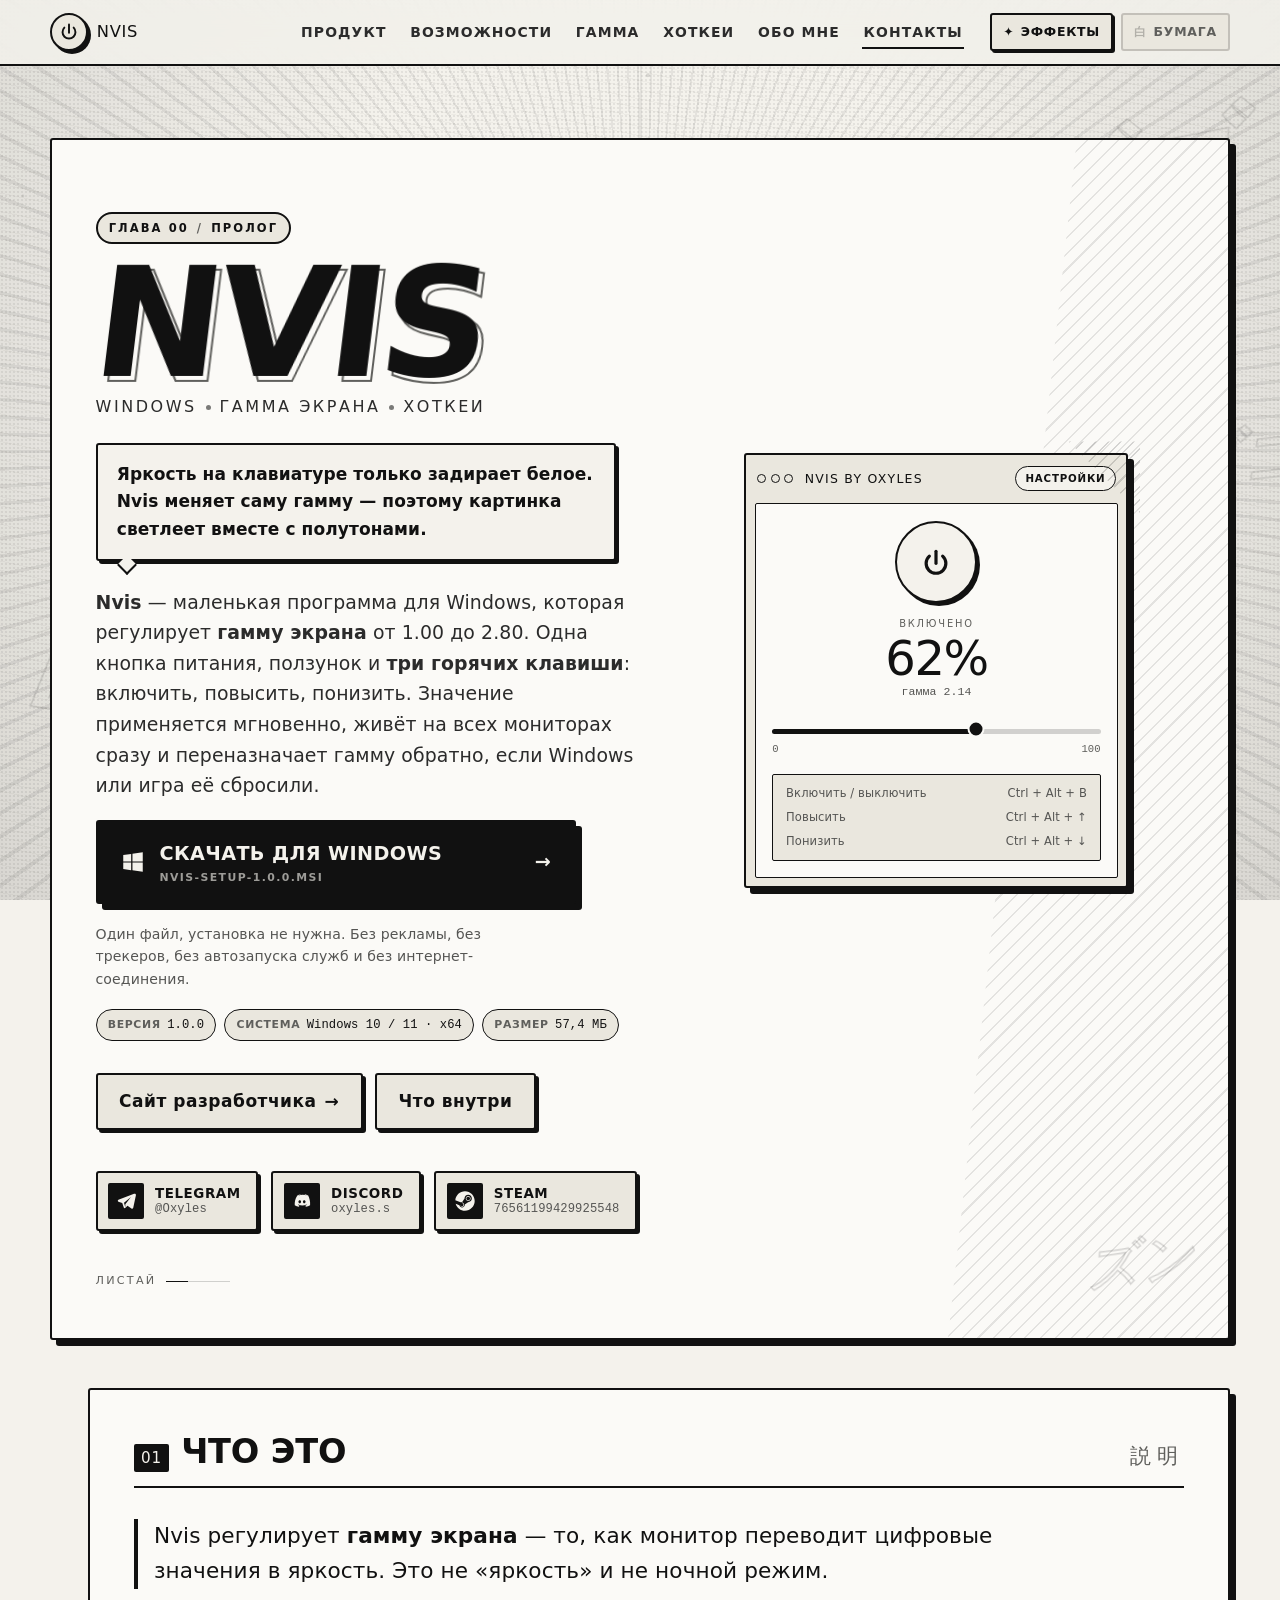
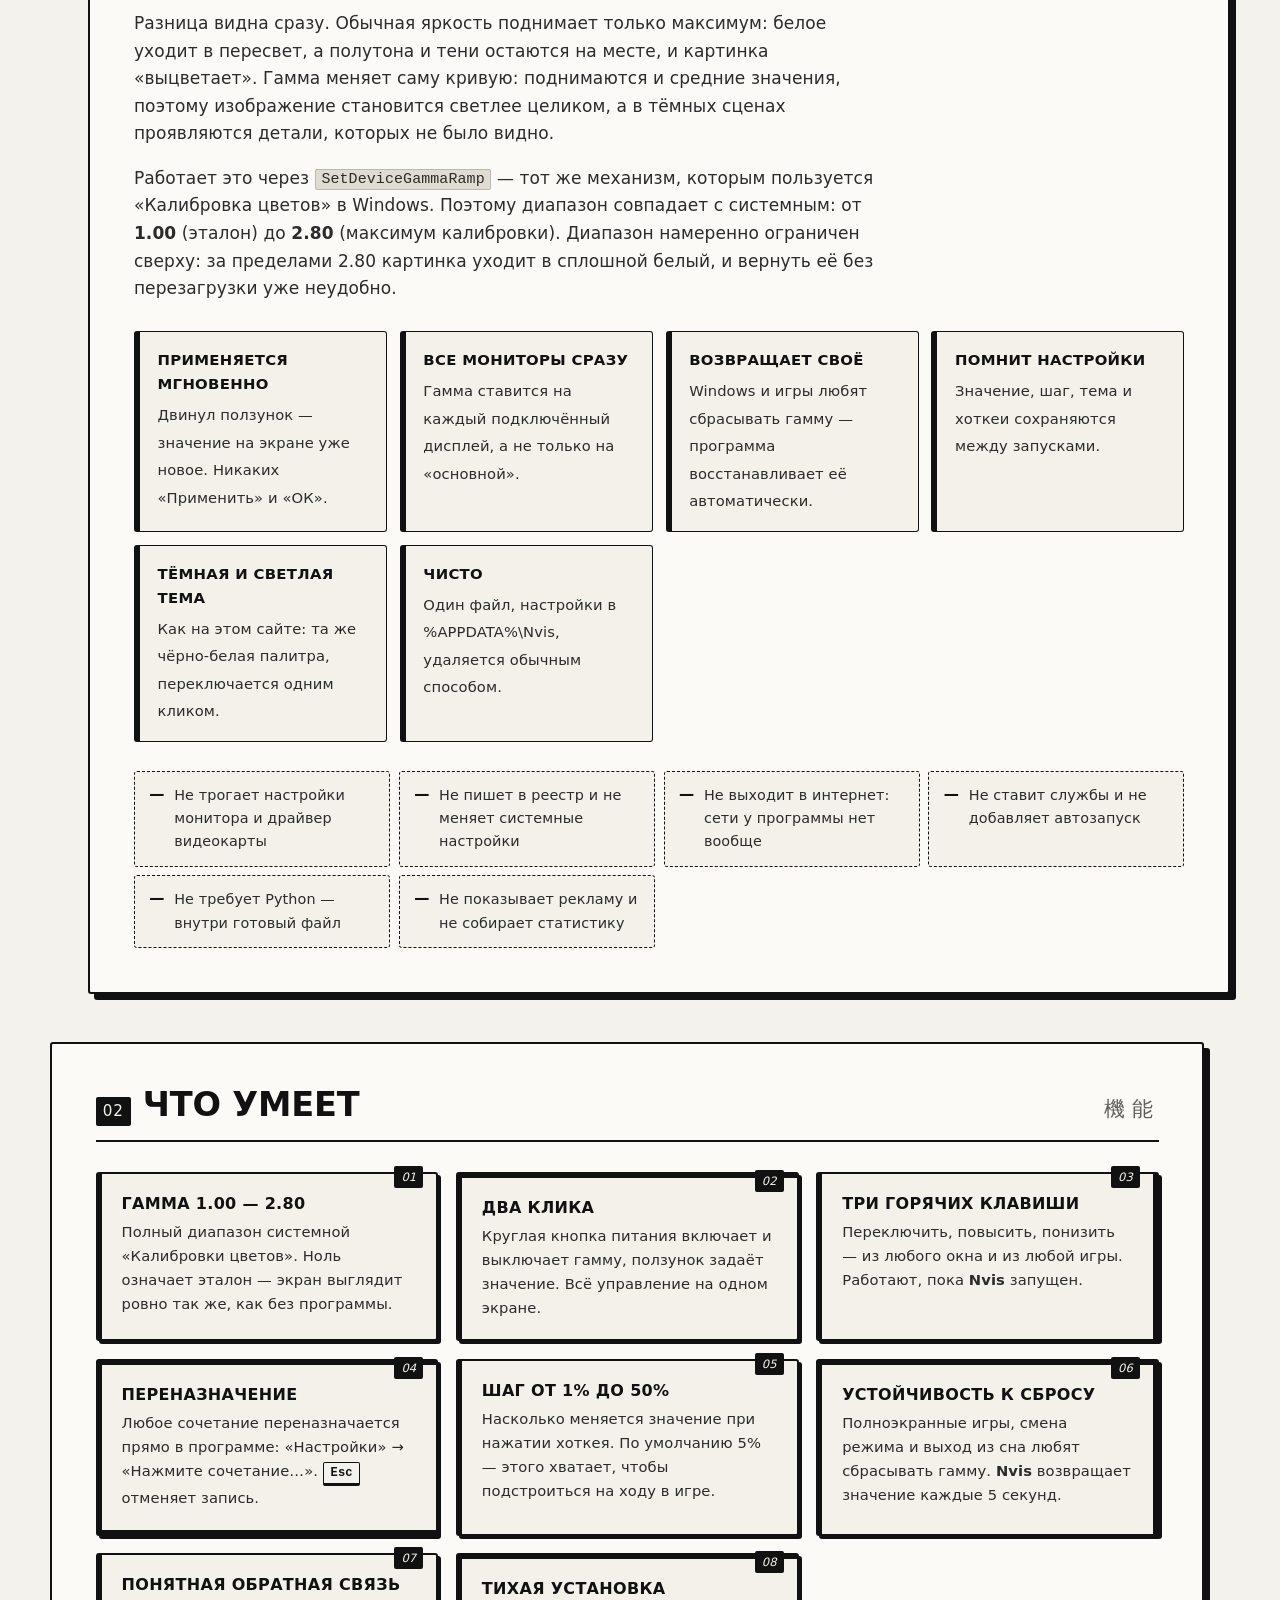
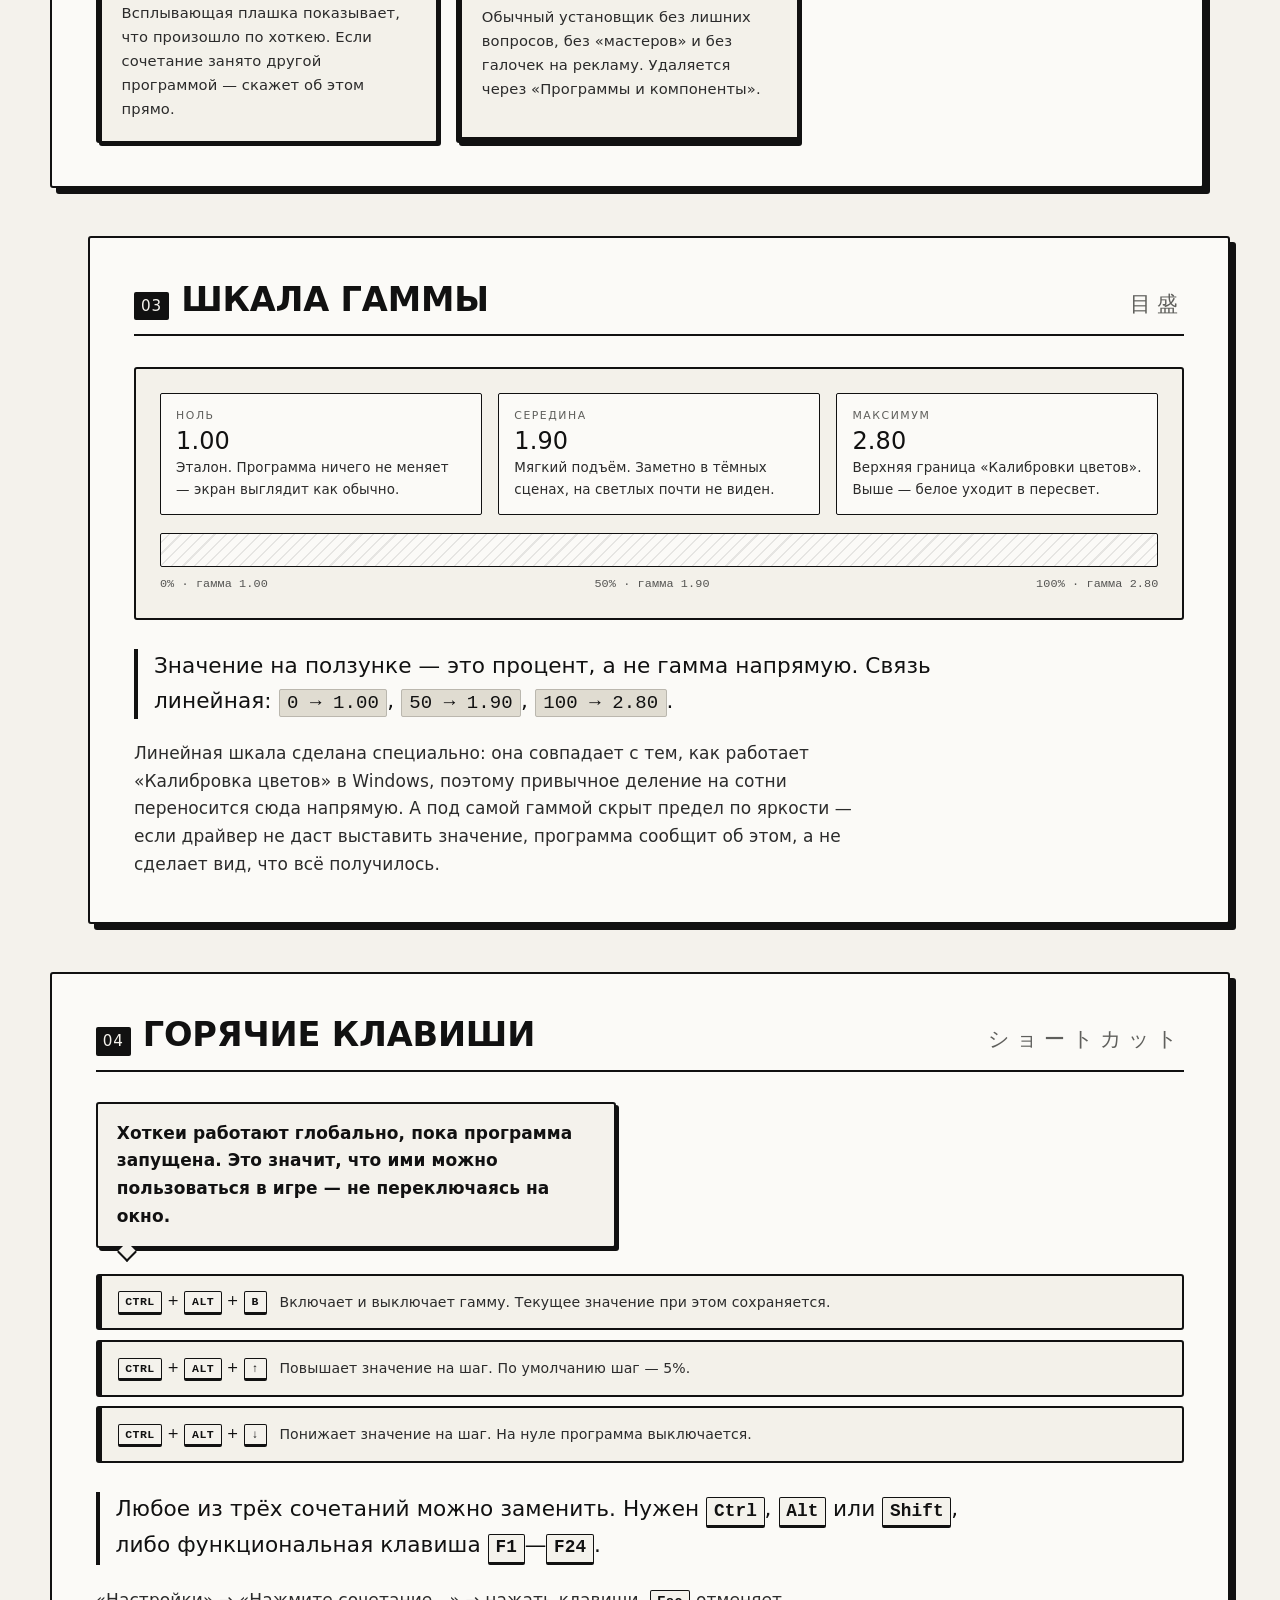
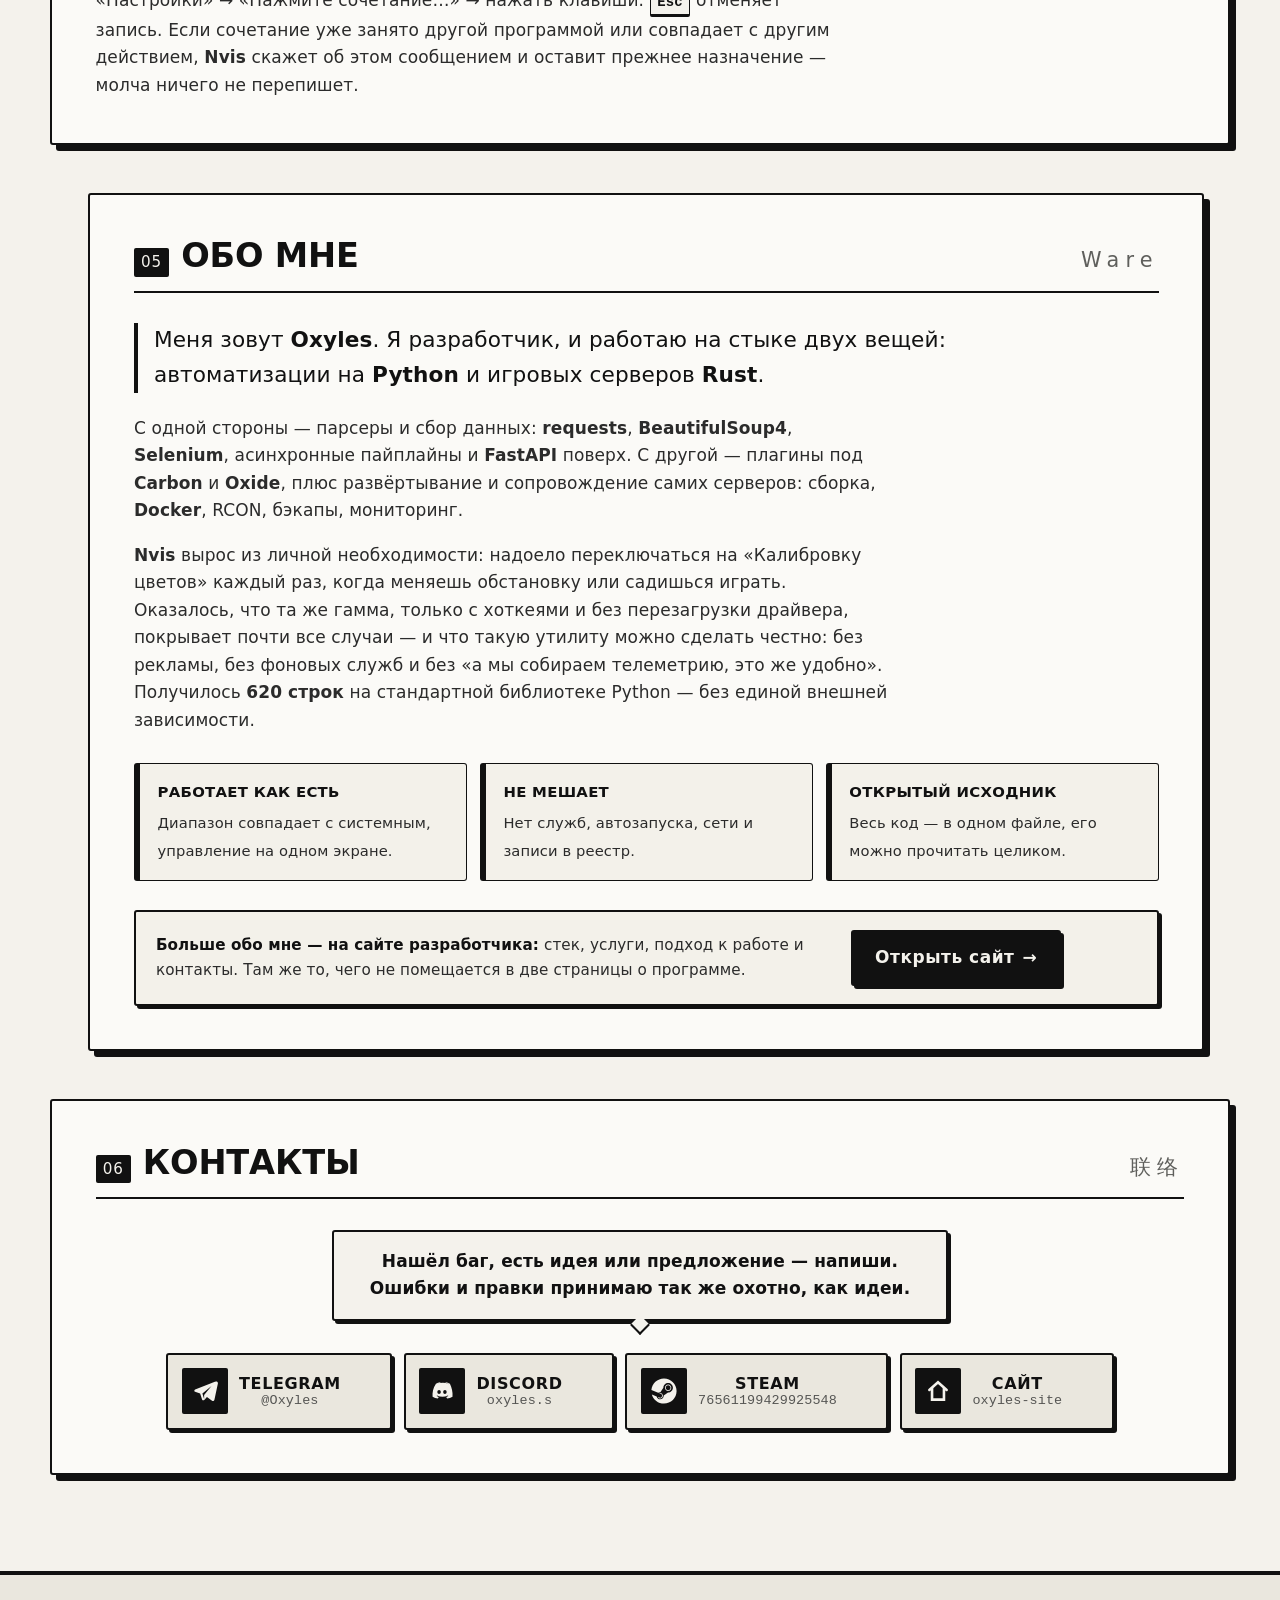
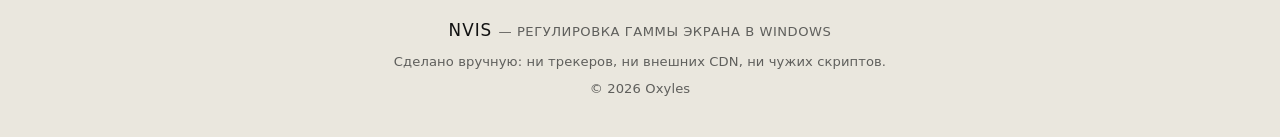
<file: nvis-site/index.html>
<!DOCTYPE html>
<html lang="ru" class="no-js" data-theme="ink" data-fx="on">
<head>
<meta charset="UTF-8">
<meta name="viewport" content="width=device-width, initial-scale=1, viewport-fit=cover">

<title>Nvis by Oxyles — регулировка гаммы экрана в Windows</title>
<meta name="description" content="Nvis by Oxyles — маленькая программа для Windows, которая регулирует гамму экрана от 1.00 до 2.80. Три горячих клавиши, два клика, мгновенное применение, тёмная и светлая тема. Бесплатно, без рекламы и трекеров.">
<meta name="author" content="Oxyles">
<meta name="theme-color" content="#0b0b0c" media="(prefers-color-scheme: dark)">
<meta name="theme-color" content="#f4f2ec" media="(prefers-color-scheme: light)">
<meta name="color-scheme" content="light dark">
<meta name="format-detection" content="telephone=no">
<link rel="canonical" href="https://nvis-site.turkmine3456.workers.dev/">

<meta property="og:type" content="website">
<meta property="og:title" content="Nvis by Oxyles — регулировка гаммы экрана в Windows">
<meta property="og:description" content="Гамма экрана от 1.00 до 2.80, три горячих клавиши, мгновенное применение. Один файл, без рекламы, трекеров и автозапуска служб.">
<meta property="og:url" content="https://nvis-site.turkmine3456.workers.dev/">
<meta property="og:image" content="https://nvis-site.turkmine3456.workers.dev/assets/img/og-cover.svg">
<meta name="twitter:card" content="summary_large_image">
<meta name="twitter:title" content="Nvis by Oxyles — регулировка гаммы экрана в Windows">
<meta name="twitter:description" content="Гамма экрана от 1.00 до 2.80, три горячих клавиши, мгновенное применение. Один файл, без рекламы и трекеров.">

<!--
  CSP намеренно НЕ в meta: в заголовке <meta> не работает frame-ancestors,
  а браузер применяет meta-CSP и к служебным запросам (robots.txt),
  из-за чего Lighthouse не может прочитать robots.txt.
  Политика отдаётся сервером — см. deploy/nginx.conf и _headers.
  Инлайновых скриптов и стилей на странице нет вообще, поэтому
  'unsafe-inline' не требуется.
-->

<link rel="icon" href="assets/img/favicon.svg" type="image/svg+xml">
<link rel="apple-touch-icon" href="assets/img/favicon.svg">
<link rel="manifest" href="site.webmanifest">
<link rel="preload" href="css/manga.css" as="style">
<link rel="stylesheet" href="css/manga.css">
<link rel="stylesheet" href="css/main.css">
<link rel="stylesheet" href="css/product.css">

<script src="js/boot-theme.js"></script>
</head>

<body>
<a class="skip-link" href="#main">Перейти к содержимому</a>

<!-- Фоновые слои манги: тон, штриховка, линии скорости, виньетка -->
<div class="bg" aria-hidden="true">
  <div class="bg__tone"></div>
  <div class="bg__hatch"></div>
  <div class="bg__speed"></div>
  <div class="bg__vignette"></div>
</div>
<canvas id="fx" class="fx-canvas" aria-hidden="true"></canvas>

<div class="sfx sfx--1" aria-hidden="true">ゴゴゴゴ</div>
<div class="sfx sfx--2" aria-hidden="true">DOKI</div>
<div class="sfx sfx--3" aria-hidden="true">ドゴゴゴ</div>

<header class="topbar">
  <div class="topbar__in">
    <a class="brand" href="#main">
      <span class="brand__mark" aria-hidden="true">
        <svg viewBox="0 0 32 32" width="24" height="24" focusable="false" fill="none" stroke="currentColor" stroke-width="2.6" stroke-linecap="round">
          <path d="M16 6v11"/>
          <path d="M9.8 10.2a8.6 8.6 0 1 0 12.4 0"/>
        </svg>
      </span>
      <span class="brand__txt" data-cfg="brand">NVIS</span>
    </a>

    <nav class="nav" aria-label="Разделы">
      <a href="#product">Продукт</a>
      <a href="#features">Возможности</a>
      <a href="#gamma">Гамма</a>
      <a href="#hotkeys">Хоткеи</a>
      <a href="#about">Обо мне</a>
      <a href="#contact">Контакты</a>
    </nav>

    <div class="ctrls">
      <button id="fxToggle" class="ctrl" type="button" aria-pressed="true">
        <span class="ctrl__ico" aria-hidden="true">✦</span>
        <span class="ctrl__lbl">Эффекты</span>
      </button>
      <button id="themeToggle" class="ctrl" type="button" aria-pressed="true" aria-label="黒 Инверс">
        <span class="ctrl__ico" aria-hidden="true" id="themeIco">黒</span>
        <span class="ctrl__lbl" id="themeLbl">Инверс</span>
      </button>
    </div>
  </div>
  <div class="topbar__progress" id="progress" aria-hidden="true"></div>
</header>

<main id="main">

  <!-- ── ГЛАВА 00 · ПРОЛОГ ─────────────────────────────────────────── -->
  <section class="panel panel--hero" id="hero" aria-labelledby="heroTitle">
    <div class="panel__gutter" aria-hidden="true"></div>

    <div class="hero">
      <div class="hero__grid">
        <div>
          <p class="eyebrow"><span class="eyebrow__ch">Глава 00</span><span class="eyebrow__sep">/</span>Пролог</p>

          <h1 class="hero__title" id="heroTitle">
            <span class="hero__name" data-cfg="name" data-text="NVIS">NVIS</span>
          </h1>

          <p class="hero__role" data-cfg="tagline">Windows<span class="dot"></span>Гамма экрана<span class="dot"></span>Хоткеи</p>

          <div class="bubble bubble--left">
            <p>Яркость на клавиатуре только задирает белое. Nvis меняет саму гамму — поэтому картинка светлеет вместе с полутонами.</p>
          </div>

          <p class="hero__lead">
            <strong>Nvis</strong> — маленькая программа для Windows, которая регулирует
            <strong>гамму экрана</strong> от 1.00 до 2.80. Одна кнопка питания, ползунок
            и <strong>три горячих клавиши</strong>: включить, повысить, понизить. Значение
            применяется мгновенно, живёт на всех мониторах сразу и переназначает
            гамму обратно, если Windows или игра её сбросили.
          </p>

          <!-- Скачивание -->
          <div class="dl">
            <a class="dl__btn" href="https://github.com/turkmine/oxyles-nvis/releases/download/1.0.0/Nvis-Setup-1.0.0.msi" type="application/x-msi" data-download>
              <span class="dl__ico" aria-hidden="true">
                <svg viewBox="0 0 24 24" width="26" height="26" focusable="false" fill="currentColor"><path d="M3 5.6 10.3 4.5v7H3zM11.5 4.36 21 3v8.5h-9.5zM3 12.5h7.3v7L3 18.4zM11.5 12.5H21V21l-9.5-1.36z"/></svg>
              </span>
              <span>
                Скачать для Windows
                <span class="dl__sub">Nvis-Setup-1.0.0.msi</span>
              </span>
              <span class="dl__go" aria-hidden="true">→</span>
            </a>

            <p class="dl__note" data-cfg="downloadNote">
              Один файл, установка не нужна. Без рекламы, без трекеров, без автозапуска служб
              и без интернет-соединения.
            </p>

            <ul class="dl__meta" role="list">
              <li><b>Версия</b> <span data-cfg="version">1.0.0</span></li>
              <li><b>Система</b> <span data-cfg="platform">Windows 10 / 11 · x64</span></li>
              <li><b>Размер</b> <span data-cfg="sizeLabel">57,4 МБ</span></li>
            </ul>
          </div>

          <div class="hero__cta">
            <a class="btn" href="https://oxyles-site.turkmine3456.workers.dev/" data-net="home" target="_blank" rel="noopener noreferrer me">
              Сайт разработчика
              <span class="btn__ico" aria-hidden="true">→</span>
            </a>
            <a class="btn" href="#features">Что внутри</a>
          </div>
        </div>

        <!-- Макет окна программы -->
        <div class="mock" aria-hidden="true">
          <div class="mock__bar">
            <span class="mock__dots"><i></i><i></i><i></i></span>
            <span class="mock__name">Nvis by Oxyles</span>
            <span class="mock__set">Настройки</span>
          </div>
          <div class="mock__body">
            <span class="mock__power">
              <svg viewBox="0 0 24 24" width="32" height="32" focusable="false" fill="none" stroke="currentColor" stroke-width="2.4" stroke-linecap="round">
                <path d="M12 4v9"/>
                <path d="M7 7.6a7.4 7.4 0 1 0 10 0"/>
              </svg>
            </span>
            <p class="mock__state">Включено</p>
            <p class="mock__value">62%</p>
            <p class="mock__gamma">гамма 2.14</p>

            <div class="mock__slider">
              <span class="mock__track"></span>
              <span class="mock__fill"></span>
              <span class="mock__knob"></span>
              <span class="mock__ticks"><span>0</span><span>100</span></span>
            </div>

            <ul class="mock__hints">
              <li><span>Включить / выключить</span><span>Ctrl + Alt + B</span></li>
              <li><span>Повысить</span><span>Ctrl + Alt + ↑</span></li>
              <li><span>Понизить</span><span>Ctrl + Alt + ↓</span></li>
            </ul>
          </div>
        </div>
      </div>

      <ul class="socials" role="list" aria-label="Социальные сети">
        <li>
          <a class="soc" data-net="telegram" href="https://t.me/Oxyles" target="_blank" rel="noopener noreferrer me">
            <span class="soc__ico" aria-hidden="true">
              <svg viewBox="0 0 24 24" width="20" height="20" focusable="false"><path fill="currentColor" d="M21.7 3.3 2.9 10.6c-1 .4-1 1.8 0 2.2l4.6 1.5 1.8 5.5c.3.9 1.4 1.1 2 .4l2.5-2.6 4.7 3.4c.8.6 2 .1 2.2-.9l3.2-15c.2-1.1-.8-2-1.9-1.7ZM9.6 14.2 18 7.3l-6.8 8.5v3.6l-1.6-5.2Z"/></svg>
            </span>
            <span class="soc__meta">
              <b>Telegram</b>
              <i>@Oxyles</i>
            </span>
          </a>
        </li>
        <li>
          <a class="soc" data-net="discord" href="https://discord.gg/FH7V66hZ8P" target="_blank" rel="noopener noreferrer me">
            <span class="soc__ico" aria-hidden="true">
              <svg viewBox="0 0 24 24" width="20" height="20" focusable="false"><path fill="currentColor" d="M19.3 5.3A16 16 0 0 0 15.4 4l-.2.4c1.5.4 2.4.8 3.2 1.4a13 13 0 0 0-11-.1c1-.6 1.9-1.1 3.2-1.4L10.4 4a16 16 0 0 0-4 1.3C3.7 9.4 3 13.3 3.3 17.2A16.3 16.3 0 0 0 8.2 19l.8-1.4c-.7-.3-1.4-.6-2-1l.5-.4a11.6 11.6 0 0 0 9.9 0l.5.4c-.6.4-1.3.8-2 1l.8 1.4a16.3 16.3 0 0 0 5-1.8c.4-4.5-.7-8.4-2.4-12ZM9.3 14.7c-.9 0-1.6-.8-1.6-1.8s.7-1.8 1.6-1.8 1.6.8 1.6 1.8-.7 1.8-1.6 1.8Zm5.4 0c-.9 0-1.6-.8-1.6-1.8s.7-1.8 1.6-1.8 1.6.8 1.6 1.8-.7 1.8-1.6 1.8Z"/></svg>
            </span>
            <span class="soc__meta">
              <b>Discord</b>
              <i>oxyles.s</i>
            </span>
          </a>
        </li>
        <li>
          <a class="soc" data-net="steam" href="https://steamcommunity.com/profiles/76561199429925548/" target="_blank" rel="noopener noreferrer me">
            <span class="soc__ico" aria-hidden="true">
              <svg viewBox="0 0 496 512" width="20" height="20" focusable="false"><path fill="currentColor" d="M496 256c0 137-111.2 248-248.4 248-113.8 0-209.6-76.3-239-180.4l95.2 39.3c6.4 32.1 34.9 56.4 68.9 56.4 39.2 0 71.9-32.4 70.2-73.5l84.5-60.2c52.1 1.3 95.8-40.9 95.8-93.5 0-51.6-42-93.5-93.7-93.5s-93.7 42-93.7 93.5v1.2L176.6 279c-15.5-.9-30.7 3.4-43.5 12.1L0 236.1C10.2 108.4 117.1 8 247.6 8 384.8 8 496 119 496 256zM155.7 384.3l-30.5-12.6a52.79 52.79 0 0 0 27.2 25.8c26.9 11.2 57.8-1.6 69-28.4 5.4-13 5.5-27.3.1-40.3-5.4-13-15.5-23.2-28.5-28.6-12.9-5.4-26.7-5.2-38.9-.6l31.5 13c19.8 8.2 29.2 30.9 20.9 50.7-8.3 19.9-31 29.2-50.8 21zm173.8-129.9c-34.4 0-62.4-28-62.4-62.3s28-62.3 62.4-62.3 62.4 28 62.4 62.3-27.9 62.3-62.4 62.3zm.1-15.6c25.9 0 46.9-21 46.9-46.8 0-25.9-21-46.8-46.9-46.8s-46.9 21-46.9 46.8c.1 25.8 21.1 46.8 46.9 46.8z"/></svg>
            </span>
            <span class="soc__meta">
              <b>Steam</b>
              <i>76561199429925548</i>
            </span>
          </a>
        </li>
      </ul>

      <p class="scrollhint" aria-hidden="true"><span>листай</span><span class="scrollhint__line"></span></p>
    </div>

    <div class="hero__panel-sfx" aria-hidden="true">ズン</div>
  </section>

  <!-- ── ГЛАВА 01 · ЧТО ЭТО ────────────────────────────────────────── -->
  <section class="panel reveal" id="product" aria-labelledby="productTitle">
    <div class="panel__head">
      <span class="panel__num">01</span>
      <h2 class="panel__title" id="productTitle">Что это</h2>
      <span class="panel__jp" aria-hidden="true">説明</span>
    </div>

    <div class="about">
      <p class="about__lead">
        Nvis регулирует <strong>гамму экрана</strong> — то, как монитор переводит
        цифровые значения в яркость. Это не «яркость» и не ночной режим.
      </p>

      <p>
        Разница видна сразу. Обычная яркость поднимает только максимум: белое
        уходит в пересвет, а полутона и тени остаются на месте, и картинка
        «выцветает». Гамма меняет саму кривую: поднимаются и средние значения,
        поэтому изображение становится светлее целиком, а в тёмных сценах
        проявляются детали, которых не было видно.
      </p>

      <p>
        Работает это через <code>SetDeviceGammaRamp</code> — тот же механизм,
        которым пользуется «Калибровка цветов» в Windows. Поэтому диапазон
        совпадает с системным: от <strong>1.00</strong> (эталон) до
        <strong>2.80</strong> (максимум калибровки). Диапазон намеренно
        ограничен сверху: за пределами 2.80 картинка уходит в сплошной белый,
        и вернуть её без перезагрузки уже неудобно.
      </p>

      <ul class="traits" role="list">
        <li class="trait">
          <b>Применяется мгновенно</b>
          <span>Двинул ползунок — значение на экране уже новое. Никаких «Применить» и «ОК».</span>
        </li>
        <li class="trait">
          <b>Все мониторы сразу</b>
          <span>Гамма ставится на каждый подключённый дисплей, а не только на «основной».</span>
        </li>
        <li class="trait">
          <b>Возвращает своё</b>
          <span>Windows и игры любят сбрасывать гамму — программа восстанавливает её автоматически.</span>
        </li>
        <li class="trait">
          <b>Помнит настройки</b>
          <span>Значение, шаг, тема и хоткеи сохраняются между запусками.</span>
        </li>
        <li class="trait">
          <b>Тёмная и светлая тема</b>
          <span>Как на этом сайте: та же чёрно-белая палитра, переключается одним кликом.</span>
        </li>
        <li class="trait">
          <b>Чисто</b>
          <span>Один файл, настройки в %APPDATA%\Nvis, удаляется обычным способом.</span>
        </li>
      </ul>

      <ul class="norisk" role="list">
        <li><b>—</b><span>Не трогает настройки монитора и драйвер видеокарты</span></li>
        <li><b>—</b><span>Не пишет в реестр и не меняет системные настройки</span></li>
        <li><b>—</b><span>Не выходит в интернет: сети у программы нет вообще</span></li>
        <li><b>—</b><span>Не ставит службы и не добавляет автозапуск</span></li>
        <li><b>—</b><span>Не требует Python — внутри готовый файл</span></li>
        <li><b>—</b><span>Не показывает рекламу и не собирает статистику</span></li>
      </ul>
    </div>
  </section>

  <!-- ── ГЛАВА 02 · ВОЗМОЖНОСТИ ────────────────────────────────────── -->
  <section class="panel reveal" id="features" aria-labelledby="featuresTitle">
    <div class="panel__head">
      <span class="panel__num">02</span>
      <h2 class="panel__title" id="featuresTitle">Что умеет</h2>
      <span class="panel__jp" aria-hidden="true">機能</span>
    </div>

    <div class="cards">
      <article class="card card--win">
        <span class="card__idx">01</span>
        <h3 class="card__h">Гамма 1.00 — 2.80</h3>
        <p>Полный диапазон системной «Калибровки цветов». Ноль означает эталон — экран выглядит ровно так же, как без программы.</p>
      </article>
      <article class="card card--win">
        <span class="card__idx">02</span>
        <h3 class="card__h">Два клика</h3>
        <p>Круглая кнопка питания включает и выключает гамму, ползунок задаёт значение. Всё управление на одном экране.</p>
      </article>
      <article class="card card--win">
        <span class="card__idx">03</span>
        <h3 class="card__h">Три горячих клавиши</h3>
        <p>Переключить, повысить, понизить — из любого окна и из любой игры. Работают, пока <strong>Nvis</strong> запущен.</p>
      </article>
      <article class="card card--win">
        <span class="card__idx">04</span>
        <h3 class="card__h">Переназначение</h3>
        <p>Любое сочетание переназначается прямо в программе: «Настройки» → «Нажмите сочетание…». <kbd>Esc</kbd> отменяет запись.</p>
      </article>
      <article class="card card--win">
        <span class="card__idx">05</span>
        <h3 class="card__h">Шаг от 1% до 50%</h3>
        <p>Насколько меняется значение при нажатии хоткея. По умолчанию 5% — этого хватает, чтобы подстроиться на ходу в игре.</p>
      </article>
      <article class="card card--win">
        <span class="card__idx">06</span>
        <h3 class="card__h">Устойчивость к сбросу</h3>
        <p>Полноэкранные игры, смена режима и выход из сна любят сбрасывать гамму. <strong>Nvis</strong> возвращает значение каждые 5 секунд.</p>
      </article>
      <article class="card card--win">
        <span class="card__idx">07</span>
        <h3 class="card__h">Понятная обратная связь</h3>
        <p>Всплывающая плашка показывает, что произошло по хоткею. Если сочетание занято другой программой — скажет об этом прямо.</p>
      </article>
      <article class="card card--win">
        <span class="card__idx">08</span>
        <h3 class="card__h">Тихая установка</h3>
        <p>Обычный установщик без лишних вопросов, без «мастеров» и без галочек на рекламу. Удаляется через «Программы и компоненты».</p>
      </article>
    </div>
  </section>

  <!-- ── ГЛАВА 03 · ШКАЛА ГАММЫ ───────────────────────────────────── -->
  <section class="panel reveal" id="gamma" aria-labelledby="gammaTitle">
    <div class="panel__head">
      <span class="panel__num">03</span>
      <h2 class="panel__title" id="gammaTitle">Шкала гаммы</h2>
      <span class="panel__jp" aria-hidden="true">目盛</span>
    </div>

    <div class="scale">
      <div class="scale__row">
        <div class="scale__cell">
          <span class="scale__n">Ноль</span>
          <span class="scale__v">1.00</span>
          <p class="scale__d">Эталон. Программа ничего не меняет — экран выглядит как обычно.</p>
        </div>
        <div class="scale__cell">
          <span class="scale__n">Середина</span>
          <span class="scale__v">1.90</span>
          <p class="scale__d">Мягкий подъём. Заметно в тёмных сценах, на светлых почти не виден.</p>
        </div>
        <div class="scale__cell">
          <span class="scale__n">Максимум</span>
          <span class="scale__v">2.80</span>
          <p class="scale__d">Верхняя граница «Калибровки цветов». Выше — белое уходит в пересвет.</p>
        </div>
      </div>

      <div class="scale__bar" aria-hidden="true"></div>
      <p class="scale__legend">
        <span>0% · гамма 1.00</span>
        <span>50% · гамма 1.90</span>
        <span>100% · гамма 2.80</span>
      </p>
    </div>

    <div class="about" >
      <p class="about__lead">
        Значение на ползунке — это процент, а не гамма напрямую. Связь линейная:
        <code>0 → 1.00</code>, <code>50 → 1.90</code>, <code>100 → 2.80</code>.
      </p>
      <p>
        Линейная шкала сделана специально: она совпадает с тем, как работает
        «Калибровка цветов» в Windows, поэтому привычное деление на сотни
        переносится сюда напрямую. А под самой гаммой скрыт предел по
        яркости — если драйвер не даст выставить значение, программа
        сообщит об этом, а не сделает вид, что всё получилось.
      </p>
    </div>
  </section>

  <!-- ── ГЛАВА 04 · ХОТКЕИ ────────────────────────────────────────── -->
  <section class="panel reveal" id="hotkeys" aria-labelledby="hotkeysTitle">
    <div class="panel__head">
      <span class="panel__num">04</span>
      <h2 class="panel__title" id="hotkeysTitle">Горячие клавиши</h2>
      <span class="panel__jp" aria-hidden="true">ショートカット</span>
    </div>

    <div class="bubble bubble--left">
      <p>Хоткеи работают глобально, пока программа запущена. Это значит, что ими можно пользоваться в игре — не переключаясь на окно.</p>
    </div>

    <ul class="keys" role="list">
      <li>
        <span class="keys__what"><kbd>Ctrl</kbd> + <kbd>Alt</kbd> + <kbd>B</kbd></span>
        <span class="keys__d">Включает и выключает гамму. Текущее значение при этом сохраняется.</span>
      </li>
      <li>
        <span class="keys__what"><kbd>Ctrl</kbd> + <kbd>Alt</kbd> + <kbd>↑</kbd></span>
        <span class="keys__d">Повышает значение на шаг. По умолчанию шаг — 5%.</span>
      </li>
      <li>
        <span class="keys__what"><kbd>Ctrl</kbd> + <kbd>Alt</kbd> + <kbd>↓</kbd></span>
        <span class="keys__d">Понижает значение на шаг. На нуле программа выключается.</span>
      </li>
    </ul>

    <div class="about" >
      <p class="about__lead">
        Любое из трёх сочетаний можно заменить. Нужен <kbd>Ctrl</kbd>, <kbd>Alt</kbd> или
        <kbd>Shift</kbd>, либо функциональная клавиша <kbd>F1</kbd>—<kbd>F24</kbd>.
      </p>
      <p>
        «Настройки» → «Нажмите сочетание…» → нажать клавиши. <kbd>Esc</kbd>
        отменяет запись. Если сочетание уже занято другой программой или
        совпадает с другим действием, <strong>Nvis</strong> скажет об этом
        сообщением и оставит прежнее назначение — молча ничего не перепишет.
      </p>
    </div>
  </section>

  <!-- ── ГЛАВА 05 · ОБО МНЕ ────────────────────────────────────────── -->
  <section class="panel reveal" id="about" aria-labelledby="aboutTitle">
    <div class="panel__head">
      <span class="panel__num">05</span>
      <h2 class="panel__title" id="aboutTitle">Обо мне</h2>
      <span class="panel__jp" aria-hidden="true"> Ware</span>
    </div>

    <div class="about">
      <p class="about__lead">
        Меня зовут <strong>Oxyles</strong>. Я разработчик, и работаю на стыке двух
        вещей: автоматизации на <strong>Python</strong> и игровых серверов <strong>Rust</strong>.
      </p>

      <p>
        С одной стороны — парсеры и сбор данных: <strong>requests</strong>,
        <strong>BeautifulSoup4</strong>, <strong>Selenium</strong>, асинхронные пайплайны
        и <strong>FastAPI</strong> поверх. С другой — плагины под <strong>Carbon</strong>
        и <strong>Oxide</strong>, плюс развёртывание и сопровождение самих серверов:
        сборка, <strong>Docker</strong>, RCON, бэкапы, мониторинг.
      </p>

      <p>
        <strong>Nvis</strong> вырос из личной необходимости: надоело переключаться
        на «Калибровку цветов» каждый раз, когда меняешь обстановку или садишься
        играть. Оказалось, что та же гамма, только с хоткеями и без перезагрузки
        драйвера, покрывает почти все случаи — и что такую утилиту можно сделать
        честно: без рекламы, без фоновых служб и без «а мы собираем телеметрию,
        это же удобно». Получилось <strong>620 строк</strong> на стандартной
        библиотеке Python — без единой внешней зависимости.
      </p>

      <ul class="traits" role="list">
        <li class="trait">
          <b>Работает как есть</b>
          <span>Диапазон совпадает с системным, управление на одном экране.</span>
        </li>
        <li class="trait">
          <b>Не мешает</b>
          <span>Нет служб, автозапуска, сети и записи в реестр.</span>
        </li>
        <li class="trait">
          <b>Открытый исходник</b>
          <span>Весь код — в одном файле, его можно прочитать целиком.</span>
        </li>
      </ul>

      <div class="home__card">
        <p>
          <b>Больше обо мне — на сайте разработчика:</b> стек, услуги, подход
          к работе и контакты. Там же то, чего не помещается в две страницы
          о программе.
        </p>
        <a class="btn btn--primary" href="https://oxyles-site.turkmine3456.workers.dev/" data-net="home" target="_blank" rel="noopener noreferrer me">
          Открыть сайт
          <span class="btn__ico" aria-hidden="true">→</span>
        </a>
      </div>
    </div>
  </section>

  <!-- ── ГЛАВА 06 · КОНТАКТЫ ──────────────────────────────────────── -->
  <section class="panel panel--contact reveal" id="contact" aria-labelledby="contactTitle">
    <div class="panel__head">
      <span class="panel__num">06</span>
      <h2 class="panel__title" id="contactTitle">Контакты</h2>
      <span class="panel__jp" aria-hidden="true">联络</span>
    </div>

    <div class="bubble bubble--center">
      <p>Нашёл баг, есть идея или предложение — напиши. Ошибки и правки принимаю так же охотно, как идеи.</p>
    </div>

    <ul class="socials socials--lg" role="list" aria-label="Связаться">
      <li>
        <a class="soc soc--lg" data-net="telegram" href="https://t.me/Oxyles" target="_blank" rel="noopener noreferrer me">
          <span class="soc__ico" aria-hidden="true">
            <svg viewBox="0 0 24 24" width="26" height="26" focusable="false"><path fill="currentColor" d="M21.7 3.3 2.9 10.6c-1 .4-1 1.8 0 2.2l4.6 1.5 1.8 5.5c.3.9 1.4 1.1 2 .4l2.5-2.6 4.7 3.4c.8.6 2 .1 2.2-.9l3.2-15c.2-1.1-.8-2-1.9-1.7ZM9.6 14.2 18 7.3l-6.8 8.5v3.6l-1.6-5.2Z"/></svg>
          </span>
          <span class="soc__meta"><b>Telegram</b><i>@Oxyles</i></span>
          <span class="soc__go" aria-hidden="true">→</span>
        </a>
      </li>
      <li>
        <a class="soc soc--lg" data-net="discord" href="https://discord.gg/FH7V66hZ8P" target="_blank" rel="noopener noreferrer me">
          <span class="soc__ico" aria-hidden="true">
            <svg viewBox="0 0 24 24" width="26" height="26" focusable="false"><path fill="currentColor" d="M19.3 5.3A16 16 0 0 0 15.4 4l-.2.4c1.5.4 2.4.8 3.2 1.4a13 13 0 0 0-11-.1c1-.6 1.9-1.1 3.2-1.4L10.4 4a16 16 0 0 0-4 1.3C3.7 9.4 3 13.3 3.3 17.2A16.3 16.3 0 0 0 8.2 19l.8-1.4c-.7-.3-1.4-.6-2-1l.5-.4a11.6 11.6 0 0 0 9.9 0l.5.4c-.6.4-1.3.8-2 1l.8 1.4a16.3 16.3 0 0 0 5-1.8c.4-4.5-.7-8.4-2.4-12ZM9.3 14.7c-.9 0-1.6-.8-1.6-1.8s.7-1.8 1.6-1.8 1.6.8 1.6 1.8-.7 1.8-1.6 1.8Zm5.4 0c-.9 0-1.6-.8-1.6-1.8s.7-1.8 1.6-1.8 1.6.8 1.6 1.8-.7 1.8-1.6 1.8Z"/></svg>
          </span>
          <span class="soc__meta"><b>Discord</b><i>oxyles.s</i></span>
          <span class="soc__go" aria-hidden="true">→</span>
        </a>
      </li>
      <li>
        <a class="soc soc--lg" data-net="steam" href="https://steamcommunity.com/profiles/76561199429925548/" target="_blank" rel="noopener noreferrer me">
          <span class="soc__ico" aria-hidden="true">
            <svg viewBox="0 0 496 512" width="26" height="26" focusable="false"><path fill="currentColor" d="M496 256c0 137-111.2 248-248.4 248-113.8 0-209.6-76.3-239-180.4l95.2 39.3c6.4 32.1 34.9 56.4 68.9 56.4 39.2 0 71.9-32.4 70.2-73.5l84.5-60.2c52.1 1.3 95.8-40.9 95.8-93.5 0-51.6-42-93.5-93.7-93.5s-93.7 42-93.7 93.5v1.2L176.6 279c-15.5-.9-30.7 3.4-43.5 12.1L0 236.1C10.2 108.4 117.1 8 247.6 8 384.8 8 496 119 496 256zM155.7 384.3l-30.5-12.6a52.79 52.79 0 0 0 27.2 25.8c26.9 11.2 57.8-1.6 69-28.4 5.4-13 5.5-27.3.1-40.3-5.4-13-15.5-23.2-28.5-28.6-12.9-5.4-26.7-5.2-38.9-.6l31.5 13c19.8 8.2 29.2 30.9 20.9 50.7-8.3 19.9-31 29.2-50.8 21zm173.8-129.9c-34.4 0-62.4-28-62.4-62.3s28-62.3 62.4-62.3 62.4 28 62.4 62.3-27.9 62.3-62.4 62.3zm.1-15.6c25.9 0 46.9-21 46.9-46.8 0-25.9-21-46.8-46.9-46.8s-46.9 21-46.9 46.8c.1 25.8 21.1 46.8 46.9 46.8z"/></svg>
          </span>
          <span class="soc__meta"><b>Steam</b><i>76561199429925548</i></span>
          <span class="soc__go" aria-hidden="true">→</span>
        </a>
      </li>
      <li>
        <a class="soc soc--lg" data-net="home" href="https://oxyles-site.turkmine3456.workers.dev/" target="_blank" rel="noopener noreferrer me">
          <span class="soc__ico" aria-hidden="true">
            <svg viewBox="0 0 24 24" width="26" height="26" focusable="false" fill="none" stroke="currentColor" stroke-width="2.4" stroke-linecap="round"><path d="M4 11 12 4l8 7"/><path d="M6.5 9.8V20h11V9.8"/></svg>
          </span>
          <span class="soc__meta"><b>Сайт</b><i>oxyles-site</i></span>
          <span class="soc__go" aria-hidden="true">→</span>
        </a>
      </li>
    </ul>
  </section>
</main>

<footer class="footer">
  <div class="footer__in">
    <p class="footer__brand">NVIS <span>— регулировка гаммы экрана в Windows</span></p>
    <p class="footer__note" data-cfg="footerNote">Сделано вручную: ни трекеров, ни внешних CDN, ни чужих скриптов.</p>
    <p class="footer__legal">© <span id="year">2026</span> Oxyles</p>
  </div>
</footer>

<button class="totop" id="toTop" type="button" aria-label="Наверх">
  <span aria-hidden="true">↑</span>
</button>

<script type="application/ld+json">
{
  "@context": "https://schema.org",
  "@type": "SoftwareApplication",
  "name": "Nvis",
  "alternateName": "Nvis by Oxyles",
  "applicationCategory": "UtilitiesApplication",
  "applicationSubCategory": "Display calibration",
  "operatingSystem": "Windows 10, Windows 11",
  "description": "Nvis by Oxyles — программа для Windows, которая регулирует гамму экрана от 1.00 до 2.80. Мгновенное применение, три горячих клавиши, тёмная и светлая тема, работа на всех мониторах.",
  "softwareVersion": "1.0.0",
  "downloadUrl": "https://github.com/turkmine/oxyles-nvis/releases/download/1.0.0/Nvis-Setup-1.0.0.msi",
  "fileSize": "57.4 MB",
  "featureList": [
    "Гамма экрана от 1.00 до 2.80",
    "Мгновенное применение значения",
    "Три глобальные горячие клавиши с переназначением",
    "Настройка шага от 1% до 50%",
    "Применение ко всем подключённым мониторам",
    "Автоматическое восстановление гаммы после сброса",
    "Тёмная и светлая тема",
    "Без рекламы, трекеров, служб и автозапуска"
  ],
  "offers": {
    "@type": "Offer",
    "price": "0",
    "priceCurrency": "RUR",
    "availability": "https://schema.org/InStock"
  },
  "author": {
    "@type": "Person",
    "name": "Oxyles",
    "url": "https://oxyles-site.turkmine3456.workers.dev/"
  },
  "sameAs": [
    "https://t.me/Oxyles",
    "https://discord.gg/FH7V66hZ8P",
    "https://steamcommunity.com/profiles/76561199429925548/",
    "https://oxyles-site.turkmine3456.workers.dev/"
  ]
}
</script>

<script src="js/config.js" defer></script>
<script src="js/theme.js" defer></script>
<script src="js/fx.js" defer></script>
<script src="js/main.js" defer></script>
</body>
</html>
</file>
<file: nvis-site/css/manga.css>
/* ============================================================
   manga.css — манга-слой: темы, фон, типографика, панели
   Палитра строго чёрно-белая: акцент = цвет чернил, без hue.
   ============================================================ */

/* ---------- 1. Токены ---------- */
:root {
  --font-display: "Arial Black", "Helvetica Neue", Impact, "Segoe UI", system-ui, sans-serif;
  --font-body: ui-sans-serif, system-ui, "Segoe UI", Roboto, "Helvetica Neue", Arial, sans-serif;
  --font-mono: ui-monospace, "Cascadia Mono", "Cascadia Code", Consolas, "SF Mono", Menlo, monospace;

  --wrap: 1180px;
  --gap: clamp(1rem, 2.4vw, 2rem);

  --r-sm: 2px;
  --r-md: 3px;
  --r-pill: 999px;

  --bw: 2px;            /* толщина обводки панелей  */
  --bw-heavy: 4px;      /* толщина «рамы» страницы    */
  --speed-angle: 12deg;
  --speed-opacity: .07;
  --tone-step: 4px;

  --dur: .28s;
  --ease: cubic-bezier(.2, .7, .3, 1);
}

/* Тёмная тема — «инверс»: чёрные чернила на бумаге цвета асфальта */
:root,
:root[data-theme="ink"] {
  --paper:        #0b0b0c;
  --paper-2:      #131316;
  --paper-3:      #1b1b1f;
  --ink:          #f4f4f2;
  --ink-2:        #d6d6d2;
  --ink-soft:     #a3a39d;
  --ink-faint:    #8a8a85;
  --line:         #f4f4f2;
  --line-soft:    rgba(244, 244, 242, .16);
  --line-faint:   rgba(244, 244, 242, .08);
  --panel:        #101013;
  --panel-2:      #17171b;
  --tone:         rgba(244, 244, 242, .07);
  --hatch:        rgba(244, 244, 242, .05);
  --shadow:       6px 6px 0 var(--line);
  --shadow-sm:    3px 3px 0 var(--line);
  --shadow-soft:  0 18px 50px -24px rgba(0, 0, 0, .95);
  --glow:         rgba(244, 244, 242, .16);
  --vignette:     rgba(0, 0, 0, .72);
  color-scheme: dark;
}

/* Светлая тема — классическая манга-бумага */
:root[data-theme="paper"] {
  --paper:        #f4f2ec;
  --paper-2:      #eae7de;
  --paper-3:      #e0dcd1;
  --ink:          #111111;
  --ink-2:        #2b2b2b;
  --ink-soft:     #555553;
  /* --ink-faint подобран так, чтобы держать 4.5:1 на самом тёмном
     из светлых фонов (--paper-3), иначе подвал «съедает» контраст. */
  --ink-faint:    #5f5f5c;
  --line:         #111111;
  --line-soft:    rgba(17, 17, 17, .18);
  --line-faint:   rgba(17, 17, 17, .09);
  --panel:        #fbfaf7;
  --panel-2:      #f3f1ea;
  --tone:         rgba(17, 17, 17, .08);
  --hatch:        rgba(17, 17, 17, .055);
  --shadow:       6px 6px 0 var(--line);
  --shadow-sm:    3px 3px 0 var(--line);
  --shadow-soft:  0 18px 46px -26px rgba(17, 17, 17, .5);
  --glow:         rgba(17, 17, 17, .14);
  --vignette:     rgba(17, 17, 17, .18);
  color-scheme: light;
}

/* ---------- 2. База ---------- */
*, *::before, *::after { box-sizing: border-box; }

html {
  scroll-behavior: smooth;
  scroll-padding-top: 92px;
  -webkit-text-size-adjust: 100%;
}

body {
  margin: 0;
  min-height: 100svh;
  background: var(--paper);
  color: var(--ink);
  font-family: var(--font-body);
  font-size: clamp(15px, .35vw + 14.2px, 17px);
  line-height: 1.62;
  letter-spacing: .006em;
  overflow-x: hidden;
  transition: background-color var(--dur) var(--ease), color var(--dur) var(--ease);
}

img, svg, canvas { display: block; max-width: 100%; }
a { color: inherit; }

:focus-visible {
  outline: 3px solid var(--ink);
  outline-offset: 3px;
  border-radius: var(--r-sm);
}

::selection { background: var(--ink); color: var(--paper); }

/* Тонкая полоса скролла в цвете чернил */
* { scrollbar-color: var(--ink-faint) transparent; }
::-webkit-scrollbar { width: 10px; height: 10px; }
::-webkit-scrollbar-track { background: transparent; }
::-webkit-scrollbar-thumb { background: var(--line-soft); border: 3px solid var(--paper); }

.skip-link {
  position: fixed;
  top: 8px; left: 8px;
  z-index: 200;
  padding: .6rem 1rem;
  background: var(--ink);
  color: var(--paper);
  font-weight: 700;
  text-decoration: none;
  border-radius: var(--r-md);
  transform: translateY(-160%);
  transition: transform var(--dur) var(--ease);
}
.skip-link:focus-visible { transform: none; }

/* ---------- 3. Манга-фон ---------- */
.bg {
  position: fixed;
  inset: 0;
  z-index: -2;
  pointer-events: none;
  overflow: hidden;
}

/* Скринтон: сетка точек, как растровая заливка в панелках */
.bg__tone {
  position: absolute;
  inset: -10%;
  background-image: radial-gradient(var(--tone) 1.1px, transparent 1.15px);
  background-size: var(--tone-step) var(--tone-step);
  opacity: .9;
}

/* Штриховка под углом — «тень» в дешёвых рекламных плашках */
.bg__hatch {
  position: absolute;
  inset: -30%;
  background-image: repeating-linear-gradient(
    var(--speed-angle),
    var(--hatch) 0 1px,
    transparent 1px 9px
  );
  opacity: .55;
}

/* Линии скорости: концентрические лучи из центра экрана */
.bg__speed {
  position: absolute;
  inset: -60vmax;
  background: repeating-conic-gradient(
    from 0deg at 50% 50%,
    var(--ink) 0deg .32deg,
    transparent .32deg 1.55deg
  );
  opacity: var(--speed-opacity);
  mask-image: radial-gradient(circle at 50% 46%, #000 8%, #000 42%, transparent 78%);
  -webkit-mask-image: radial-gradient(circle at 50% 46%, #000 8%, #000 42%, transparent 78%);
  animation: speed-drift 140s linear infinite;
  will-change: transform;
}

@keyframes speed-drift {
  to { transform: rotate(1turn); }
}

.bg__vignette {
  position: absolute;
  inset: 0;
  background: radial-gradient(circle at 50% 40%, transparent 42%, var(--vignette) 128%);
}

/* Эффекты выключены — фон становится плоским, сеть не тратится */
:root[data-fx="off"] .bg__speed,
:root[data-fx="off"] .bg__tone,
:root[data-fx="off"] .bg__hatch,
:root[data-fx="off"] .fx-canvas,
:root[data-fx="off"] .sfx { display: none; }

/* ---------- 4. SFX-надписи ---------- */
.sfx {
  position: fixed;
  z-index: -1;
  font-family: var(--font-display);
  font-weight: 900;
  font-style: italic;
  letter-spacing: -.02em;
  color: transparent;
  -webkit-text-stroke: 2px var(--line);
  text-stroke: 2px var(--line);
  opacity: .1;
  pointer-events: none;
  user-select: none;
  white-space: nowrap;
}
.sfx--1 { top: 12vh;  right: 3vw;  font-size: clamp(3rem, 9vw, 8rem);  transform: rotate(-11deg); }
.sfx--2 { bottom: 16vh; left: 2vw;   font-size: clamp(2.4rem, 6vw, 5rem); transform: rotate(8deg); }
.sfx--3 { top: 46vh;  right: -2vw;  font-size: clamp(2rem, 5vw, 4rem);  transform: rotate(-6deg); }

:root[data-theme="paper"] .sfx { -webkit-text-stroke-width: 1.5px; opacity: .13; }

/* ---------- 5. Шапка ---------- */
.topbar {
  position: sticky;
  top: 0;
  z-index: 100;
  background: color-mix(in srgb, var(--paper) 84%, transparent);
  backdrop-filter: blur(12px) saturate(1.1);
  -webkit-backdrop-filter: blur(12px) saturate(1.1);
  border-bottom: var(--bw) solid var(--line);
}

.topbar__in {
  width: min(100% - 2 * var(--gap), var(--wrap));
  margin-inline: auto;
  min-height: 64px;
  display: flex;
  align-items: center;
  gap: clamp(.75rem, 2vw, 1.75rem);
}

.topbar__progress {
  position: absolute;
  left: 0; bottom: calc(-1 * var(--bw));
  height: 3px;
  width: 0;
  background: var(--ink);
  transition: width .1s linear;
}

.brand {
  display: inline-flex;
  align-items: center;
  gap: .55rem;
  text-decoration: none;
  font-family: var(--font-display);
  font-size: 1.02rem;
  letter-spacing: .04em;
  text-transform: uppercase;
}
.brand__mark {
  display: grid;
  place-items: center;
  width: 38px; height: 38px;
  border: var(--bw) solid var(--line);
  border-radius: 50%;
  background: var(--paper-2);
  box-shadow: var(--shadow-sm);
  transition: transform var(--dur) var(--ease), box-shadow var(--dur) var(--ease);
}
.brand:hover .brand__mark { transform: rotate(-8deg) scale(1.06); box-shadow: 5px 5px 0 var(--line); }
.brand__mark svg { color: var(--ink); }

.nav {
  margin-inline-start: auto;
  display: flex;
  gap: clamp(.6rem, 1.6vw, 1.5rem);
}
.nav a {
  position: relative;
  padding: .35rem .1rem;
  font-size: .87rem;
  font-weight: 650;
  text-transform: uppercase;
  letter-spacing: .08em;
  text-decoration: none;
  color: var(--ink-2);
  transition: color var(--dur) var(--ease);
}
.nav a::after {
  content: "";
  position: absolute;
  left: 0; bottom: 0;
  width: 100%; height: 2px;
  background: var(--ink);
  transform: scaleX(0);
  transform-origin: left;
  transition: transform var(--dur) var(--ease);
}
.nav a:hover, .nav a:focus-visible { color: var(--ink); }
.nav a:hover::after, .nav a[aria-current="true"]::after { transform: none; }

.ctrls { display: flex; gap: .5rem; }

.ctrl {
  display: inline-flex;
  align-items: center;
  gap: .4rem;
  padding: .45rem .7rem;
  font: inherit;
  font-size: .78rem;
  font-weight: 700;
  text-transform: uppercase;
  letter-spacing: .06em;
  color: var(--ink);
  background: var(--paper-2);
  border: var(--bw) solid var(--line);
  border-radius: var(--r-md);
  box-shadow: 2px 2px 0 var(--line);
  cursor: pointer;
  transition: transform .16s var(--ease), box-shadow .16s var(--ease), background-color var(--dur) var(--ease);
}
.ctrl:hover { transform: translate(-1px, -1px); box-shadow: 4px 4px 0 var(--line); }
.ctrl:active { transform: translate(2px, 2px); box-shadow: 0 0 0 var(--line); }
.ctrl[aria-pressed="false"] { color: var(--ink-faint); border-color: var(--line-soft); box-shadow: none; }
.ctrl[aria-pressed="false"] .ctrl__ico { opacity: .4; }
.ctrl__ico { font-family: var(--font-display); line-height: 1; }

@media (max-width: 900px) {
  .nav { display: none; }
  .ctrl__lbl { display: none; }
  .ctrl { padding: .5rem .6rem; }
}

/* ---------- 6. Панели (рамы манга-страницы) ---------- */
main {
  width: min(100% - 2 * var(--gap), var(--wrap));
  margin-inline: auto;
  padding-block: clamp(2rem, 6vw, 4.5rem) clamp(3rem, 8vw, 6rem);
  display: grid;
  gap: clamp(1.5rem, 4vw, 3rem);
}

.panel {
  position: relative;
  background: var(--panel);
  border: var(--bw) solid var(--line);
  border-radius: var(--r-md);
  padding: clamp(1.4rem, 3.4vw, 3rem);
  box-shadow: var(--shadow);
  scroll-margin-top: 92px;
}

/* Ритм «страницы»: панели чуть смещены, как кадры в манге */
.panel:nth-of-type(even) { margin-inline-start: clamp(0px, 3vw, 42px); }
.panel:nth-of-type(3n) { margin-inline-end: clamp(0px, 2vw, 26px); }

@media (max-width: 760px) {
  .panel:nth-of-type(even), .panel:nth-of-type(3n) { margin-inline: 0; }
  .panel { box-shadow: 4px 4px 0 var(--line); }
}

/* Шапка панели с номером главы */
.panel__head {
  display: flex;
  align-items: baseline;
  gap: .75rem;
  margin-bottom: clamp(1.1rem, 2.4vw, 1.9rem);
  padding-bottom: .8rem;
  border-bottom: var(--bw) solid var(--line);
}
.panel__num {
  font-family: var(--font-display);
  font-size: .95rem;
  padding: .12rem .45rem;
  background: var(--ink);
  color: var(--paper);
  border-radius: var(--r-sm);
  letter-spacing: .05em;
}
.panel__title {
  margin: 0;
  font-family: var(--font-display);
  font-size: clamp(1.35rem, 3.2vw, 2.1rem);
  text-transform: uppercase;
  letter-spacing: -.005em;
  line-height: 1.05;
}
.panel__jp {
  margin-inline-start: auto;
  font-family: var(--font-display);
  font-size: clamp(1rem, 2vw, 1.3rem);
  color: var(--ink-faint);
  letter-spacing: .3em;
}

/* ---------- 7. Типографика ---------- */
h1, h2, h3 {
  font-family: var(--font-display);
  text-transform: uppercase;
  line-height: 1.08;
  letter-spacing: -.01em;
  margin: 0;
}
p { margin: 0 0 1em; }
p:last-child { margin-bottom: 0; }

strong { font-weight: 750; }

code {
  font-family: var(--font-mono);
  font-size: .88em;
  padding: .1em .38em;
  background: var(--paper-3);
  border: 1px solid var(--line-soft);
  border-radius: var(--r-sm);
  white-space: nowrap;
}

/* ---------- 8. Герой ---------- */
.panel--hero {
  padding-block: clamp(2rem, 6vw, 4.5rem) clamp(1.6rem, 4vw, 3rem);
  overflow: hidden;
}

/* Диагональная штриховка-«удар» в углу */
.panel__gutter {
  position: absolute;
  top: 0; right: 0;
  width: min(280px, 34%);
  height: 100%;
  background-image: repeating-linear-gradient(
    -45deg, var(--line) 0 1.5px, transparent 1.5px 11px
  );
  opacity: .1;
  pointer-events: none;
  clip-path: polygon(46% 0, 100% 0, 100% 100%, 0 100%);
}

.eyebrow {
  display: inline-flex;
  align-items: center;
  gap: .5rem;
  margin: 0 0 1rem;
  padding: .3rem .7rem;
  font-size: .72rem;
  font-weight: 750;
  letter-spacing: .18em;
  text-transform: uppercase;
  border: var(--bw) solid var(--line);
  border-radius: var(--r-pill);
  background: var(--paper-2);
}
.eyebrow__ch { color: var(--ink); }
.eyebrow__sep { color: var(--ink-faint); }

.hero__title { margin: 0 0 .4rem; }

.hero__name {
  position: relative;
  display: inline-block;
  font-size: clamp(3rem, 12.5vw, 9.5rem);
  line-height: .84;
  letter-spacing: -.035em;
  color: var(--ink);
  transform: skewX(-7deg);
  text-wrap: balance;
}
/* Обводка-тень как у звуковых надписей */
.hero__name::after {
  content: attr(data-text);
  position: absolute;
  inset: 0;
  z-index: -1;
  color: transparent;
  -webkit-text-stroke: 2px var(--ink-faint);
  transform: translate(.035em, .035em);
}

.hero__role {
  display: flex;
  align-items: center;
  flex-wrap: wrap;
  gap: .55rem;
  margin: 0 0 1.4rem;
  font-family: var(--font-display);
  font-size: clamp(.78rem, 1.5vw, 1rem);
  letter-spacing: .16em;
  text-transform: uppercase;
  color: var(--ink-2);
}
.hero__role .dot {
  width: 5px; height: 5px;
  border-radius: 50%;
  background: var(--ink);
  opacity: .55;
}

.hero__lead {
  max-width: 62ch;
  font-size: clamp(1rem, 1.2vw + .82rem, 1.18rem);
  color: var(--ink-2);
}

.hero__chips {
  display: flex;
  flex-wrap: wrap;
  gap: .5rem;
  margin: 0 0 1.8rem;
  padding: 0;
  list-style: none;
}
.chip {
  padding: .3rem .7rem;
  font-family: var(--font-mono);
  font-size: .78rem;
  border: 1.5px solid var(--line);
  border-radius: var(--r-pill);
  background: var(--paper-2);
  white-space: nowrap;
}
.chip--solid { background: var(--ink); color: var(--paper); border-color: var(--ink); font-weight: 700; }

.hero__cta { display: flex; flex-wrap: wrap; gap: .75rem; margin-bottom: 2.2rem; }

.btn {
  display: inline-flex;
  align-items: center;
  gap: .5rem;
  padding: .78rem 1.35rem;
  font: inherit;
  font-weight: 750;
  letter-spacing: .03em;
  text-decoration: none;
  color: var(--ink);
  background: var(--paper-2);
  border: var(--bw) solid var(--line);
  border-radius: var(--r-md);
  box-shadow: var(--shadow-sm);
  cursor: pointer;
  transition: transform .16s var(--ease), box-shadow .16s var(--ease), background-color var(--dur) var(--ease);
}
.btn:hover { transform: translate(-2px, -2px); box-shadow: 5px 5px 0 var(--line); }
.btn:active { transform: translate(2px, 2px); box-shadow: 0 0 0 var(--line); }
.btn--primary { background: var(--ink); color: var(--paper); }
.btn--primary .btn__ico { transition: transform .18s var(--ease); }
.btn--primary:hover .btn__ico { transform: translateX(4px); }

/* Отступ от значков соцсетей: раньше подпись «листай» прилипала к ним */
.scrollhint {
  display: flex;
  align-items: center;
  gap: .6rem;
  margin: 2.6rem 0 0;
  font-size: .7rem;
  letter-spacing: .2em;
  text-transform: uppercase;
  color: var(--ink-faint);
}
.scrollhint__line {
  display: block;
  width: 64px; height: 1px;
  background: var(--line-soft);
  position: relative;
  overflow: hidden;
}
.scrollhint__line::after {
  content: "";
  position: absolute;
  inset: 0 auto 0 0;
  width: 22px;
  background: var(--ink);
  animation: slide 1.9s var(--ease) infinite;
}
@keyframes slide {
  0%   { transform: translateX(-24px); }
  100% { transform: translateX(64px); }
}

.hero__panel-sfx {
  position: absolute;
  right: clamp(.6rem, 3vw, 2rem);
  bottom: clamp(.6rem, 3vw, 2rem);
  font-family: var(--font-display);
  font-size: clamp(1.6rem, 5vw, 3.4rem);
  font-style: italic;
  color: transparent;
  -webkit-text-stroke: 1.5px var(--line);
  opacity: .16;
  pointer-events: none;
  transform: rotate(-8deg);
}

/* ---------- 9. Облако речи (манга-подпись) ---------- */
.bubble {
  position: relative;
  max-width: 44ch;
  margin: 0 0 1.6rem;
  padding: 1rem 1.2rem;
  background: var(--paper);
  border: var(--bw) solid var(--line);
  border-radius: var(--r-md);
  box-shadow: var(--shadow-sm);
  font-weight: 650;
}
.bubble p { margin: 0; }

/* Хвостик облака: тот же фон и та же обводка, что у самого облака,
   иначе он сливается с фоном панели. Повёрнут на 45° и поднят так,
   чтобы его верхняя половина ушла под рамку облака. */
.bubble::after {
  content: "";
  position: absolute;
  top: calc(100% - 1px);
  left: 22px;
  width: 14px;
  height: 14px;
  background: var(--paper);
  border-right: var(--bw) solid var(--line);
  border-bottom: var(--bw) solid var(--line);
  transform: rotate(45deg);
}
.bubble--left { margin-inline-start: 0; }
.bubble--center { margin-inline: auto; text-align: center; max-width: 52ch; }
.bubble--center::after { left: 50%; margin-left: -7px; }

/* ---------- 10. Обо мне ---------- */
.about__lead {
  font-size: clamp(1.05rem, 1.4vw + .8rem, 1.35rem);
  color: var(--ink);
  max-width: 66ch;
  padding-left: 1rem;
  border-left: 4px solid var(--line);
}
.about p:not(.about__lead) { max-width: 70ch; color: var(--ink-2); }

.traits {
  display: grid;
  gap: .8rem;
  margin: 1.8rem 0 0;
  padding: 0;
  list-style: none;
  grid-template-columns: repeat(auto-fit, minmax(240px, 1fr));
}
.trait {
  padding: 1rem 1.1rem;
  background: var(--panel-2);
  border: 1.5px solid var(--line);
  border-radius: var(--r-md);
  border-left-width: 6px;
}
.trait b {
  display: block;
  margin-bottom: .3rem;
  font-family: var(--font-display);
  font-size: .93rem;
  letter-spacing: .02em;
  text-transform: uppercase;
}
.trait span { font-size: .92rem; color: var(--ink-2); }

/* ---------- 11. Стек ---------- */
.stack {
  display: grid;
  gap: clamp(.8rem, 1.6vw, 1.1rem);
  grid-template-columns: repeat(auto-fit, minmax(270px, 1fr));
}
.stack__card {
  padding: 1.15rem 1.25rem 1.25rem;
  background: var(--panel-2);
  border: var(--bw) solid var(--line);
  border-radius: var(--r-md);
}
.stack__h {
  font-size: .92rem;
  letter-spacing: .1em;
  margin-bottom: .9rem;
  padding-bottom: .55rem;
  border-bottom: 1.5px dashed var(--line-soft);
}
.stack__list { margin: 0; padding: 0; list-style: none; display: grid; gap: .55rem; }
.stack__list li {
  position: relative;
  padding-left: 1.05rem;
  font-size: .92rem;
  color: var(--ink-2);
}
.stack__list li::before {
  content: "";
  position: absolute;
  left: 0; top: .58em;
  width: 7px; height: 7px;
  background: var(--ink);
  transform: rotate(45deg);
}

/* ---------- 12. Карточки услуг ---------- */
.cards {
  display: grid;
  gap: clamp(.8rem, 1.6vw, 1.1rem);
  grid-template-columns: repeat(auto-fit, minmax(268px, 1fr));
}
.card {
  position: relative;
  padding: 1.3rem 1.25rem 1.25rem;
  background: var(--panel-2);
  border: var(--bw) solid var(--line);
  border-radius: var(--r-md);
  box-shadow: var(--shadow-sm);
  transition: transform var(--dur) var(--ease), box-shadow var(--dur) var(--ease);
}
.card:hover { transform: translate(-3px, -3px); box-shadow: 7px 7px 0 var(--line); }
.card__idx {
  position: absolute;
  top: -.5rem; right: .8rem;
  padding: .1rem .45rem;
  font-family: var(--font-display);
  font-size: .72rem;
  background: var(--ink);
  color: var(--paper);
  border-radius: var(--r-sm);
}
.card__h { font-size: 1rem; letter-spacing: .02em; margin-bottom: .5rem; }
.card p { font-size: .92rem; color: var(--ink-2); }
.card code { font-size: .84em; }

/* Карточки про Rust: акцентная рамка, чтобы отличались от блока про Python */
.card--rust { border-left-width: 6px; }
.card--rust .card__idx { font-style: italic; }

/* ---------- 13. Шаги ---------- */
.steps {
  margin: 0;
  padding: 0;
  list-style: none;
  display: grid;
  gap: clamp(.8rem, 1.6vw, 1rem);
  grid-template-columns: repeat(auto-fit, minmax(215px, 1fr));
  counter-reset: step;
}
.step {
  padding: 1.2rem 1.1rem 1.3rem;
  background: var(--panel-2);
  border: var(--bw) solid var(--line);
  border-radius: var(--r-md);
}
.step__n {
  display: grid;
  place-items: center;
  width: 38px; height: 38px;
  margin-bottom: .8rem;
  font-family: var(--font-display);
  font-size: 1rem;
  background: var(--ink);
  color: var(--paper);
  border-radius: 50%;
}
.step__h { font-size: .92rem; letter-spacing: .03em; margin-bottom: .45rem; }
.step p { font-size: .89rem; color: var(--ink-2); }

/* ---------- 14. Соцсети ---------- */
.socials {
  display: flex;
  flex-wrap: wrap;
  gap: .7rem;
  margin: 0;
  padding: 0;
  list-style: none;
}
.soc {
  display: inline-flex;
  align-items: center;
  gap: .7rem;
  padding: .6rem .95rem .6rem .65rem;
  text-decoration: none;
  color: var(--ink);
  background: var(--paper-2);
  border: var(--bw) solid var(--line);
  border-radius: var(--r-md);
  box-shadow: 3px 3px 0 var(--line);
  transition: transform .16s var(--ease), box-shadow .16s var(--ease), background-color var(--dur) var(--ease);
}
.soc:hover { transform: translate(-2px, -2px); box-shadow: 6px 6px 0 var(--line); background: var(--paper-3); }
.soc:active { transform: translate(2px, 2px); box-shadow: 0 0 0 var(--line); }
.soc__ico { display: grid; place-items: center; width: 36px; height: 36px; background: var(--ink); color: var(--paper); border-radius: var(--r-sm); }
.soc__meta { display: grid; line-height: 1.2; }
.soc__meta b { font-family: var(--font-display); font-size: .84rem; letter-spacing: .04em; text-transform: uppercase; }
.soc__meta i { font-style: normal; font-family: var(--font-mono); font-size: .76rem; color: var(--ink-soft); }
.soc__go { margin-inline-start: .35rem; opacity: 0; transform: translateX(-6px); transition: opacity .18s var(--ease), transform .18s var(--ease); }
.soc--lg { padding: .85rem 1.15rem .85rem .85rem; }
.soc--lg .soc__ico { width: 46px; height: 46px; }
.soc--lg .soc__meta b { font-size: 1rem; }
.soc--lg .soc__meta i { font-size: .84rem; }
.soc--lg:hover .soc__go { opacity: 1; transform: none; }
.socials--lg { justify-content: center; margin-top: 2rem; }

/* Значок без ссылки в config — это <span>, а не ссылка: краулерам
   и скринридерам незачем видеть ссылку без href. */
.soc--off {
  opacity: .72;
  cursor: default;
  box-shadow: none;
  border-style: dashed;
  border-color: var(--line-soft);
}
.soc__note {
  margin-inline-start: .2rem;
  font-family: var(--font-mono);
  font-size: .7rem;
  color: var(--ink-faint);
}

.panel--contact { text-align: center; }
.panel--contact .panel__head { text-align: left; }

/* ---------- 15. Подвал ---------- */
.footer {
  border-top: var(--bw-heavy) solid var(--line);
  background: var(--paper-2);
  padding-block: clamp(1.6rem, 4vw, 2.6rem);
}
.footer__in {
  width: min(100% - 2 * var(--gap), var(--wrap));
  margin-inline: auto;
  display: grid;
  gap: .4rem;
  text-align: center;
}
.footer__brand {
  margin: 0;
  font-family: var(--font-display);
  font-size: 1.05rem;
  letter-spacing: .06em;
  text-transform: uppercase;
}
.footer__brand span { color: var(--ink-faint); font-size: .82rem; letter-spacing: .04em; }
.footer__note, .footer__legal { margin: 0; font-size: .82rem; color: var(--ink-faint); }

/* Наверх */
.totop {
  position: fixed;
  right: clamp(.8rem, 2.5vw, 1.6rem);
  bottom: clamp(.8rem, 2.5vw, 1.6rem);
  z-index: 90;
  display: grid;
  place-items: center;
  width: 46px; height: 46px;
  font: inherit;
  font-size: 1.1rem;
  color: var(--ink);
  background: var(--paper-2);
  border: var(--bw) solid var(--line);
  border-radius: 50%;
  box-shadow: var(--shadow-sm);
  cursor: pointer;
  opacity: 0;
  visibility: hidden;
  transform: translateY(10px);
  transition: opacity var(--dur) var(--ease), transform var(--dur) var(--ease), visibility var(--dur);
}
.totop.is-visible { opacity: 1; visibility: visible; transform: none; }
.totop:hover { transform: translate(-2px, -2px); box-shadow: 5px 5px 0 var(--line); }

/* ---------- 16. Появление при скролле ---------- */
.reveal {
  opacity: 0;
  transform: translateY(22px);
  transition: opacity .5s var(--ease), transform .5s var(--ease);
}
.reveal.is-in { opacity: 1; transform: none; }

/* ---------- 17. Canvas с частицами ---------- */
.fx-canvas {
  position: fixed;
  inset: 0;
  z-index: -1;
  width: 100%;
  height: 100%;
  pointer-events: none;
  opacity: .5;
}

/* ---------- 18. Блокировка анимаций ---------- */
@media (prefers-reduced-motion: reduce) {
  html { scroll-behavior: auto; }
  *, *::before, *::after {
    animation-duration: .001ms !important;
    animation-iteration-count: 1 !important;
    transition-duration: .001ms !important;
  }
  .reveal { opacity: 1; transform: none; }
  .bg__speed { animation: none; }
}

/* ---------- 19. Печать ---------- */
@media print {
  .bg, .fx-canvas, .sfx, .topbar, .totop, .scrollhint { display: none !important; }
  body { background: #fff; color: #000; }
  .panel { box-shadow: none; break-inside: avoid; }
}
</file>
<file: nvis-site/css/main.css>
/* ============================================================
   main.css — композиция страницы, адаптив, доступность
   Идентичность (темы, манга-фон, компоненты) живёт в manga.css,
   специфика продукта — в product.css
   ============================================================ */

/* ---------- Композиция героя ---------- */
.hero {
  position: relative;
  z-index: 1;
  max-width: 100%;
}

.hero__name { animation: rise-name .7s var(--ease) both; }
.hero__role { animation: rise .7s .06s var(--ease) both; }
.bubble     { animation: rise .7s .12s var(--ease) both; }
.hero__lead { animation: rise .7s .18s var(--ease) both; }
.dl         { animation: rise .7s .26s var(--ease) both; }
.hero__cta  { animation: rise .7s .34s var(--ease) both; }
.socials    { animation: rise .7s .4s  var(--ease) both; }
.mock       { animation: rise .7s .32s var(--ease) both; }

@keyframes rise {
  from { opacity: 0; transform: translateY(18px); }
  to   { opacity: 1; transform: none; }
}
.hero__name { animation-name: rise-name; }
@keyframes rise-name {
  from { opacity: 0; transform: skewX(-7deg) translateY(18px); }
  to   { opacity: 1; transform: skewX(-7deg); }
}

/* ---------- Сетка «профильных» блоков ---------- */
.panel--contact .socials--lg .soc { flex: 1 1 250px; max-width: 340px; }

/* Боковая рамка-акцент у карточек — по очереди, как кадры */
.card--win:nth-child(2n) { border-top-width: 6px; }
.card--win:nth-child(3n) { border-right-width: 6px; }
.card--win:nth-child(4n) { border-bottom-width: 6px; }

/* ---------- Адаптив ---------- */
@media (max-width: 680px) {
  :root { --bw: 1.5px; --bw-heavy: 3px; --speed-opacity: .05; }

  html { scroll-padding-top: 78px; }
  .panel { scroll-margin-top: 78px; }

  .panel__gutter { display: none; }
  .sfx--1, .sfx--3 { display: none; }
  .sfx--2 { font-size: 2.6rem; opacity: .09; }

  .hero__role { font-size: .74rem; letter-spacing: .12em; }

  .chip { font-size: .72rem; padding: .26rem .58rem; }
  .soc { flex: 1 1 100%; }
  .soc__go { opacity: 1; transform: none; }
}

/* Очень узкие экраны */
@media (max-width: 380px) {
  .hero__chips { gap: .4rem; }
  .dl__meta { gap: .4rem; }
  .btn, .dl__btn { width: 100%; justify-content: center; }
}

/* Крупные экраны — не растягиваем текст в бесконечную строку */
@media (min-width: 1600px) {
  :root { --wrap: 1320px; }
}

/* ---------- Доступность ---------- */

/* Видимый фокус у ссылок-иконок, но не «обводка квадратом» */
.soc:focus-visible,
.brand:focus-visible,
.nav a:focus-visible {
  outline-offset: 4px;
}

/* Крупные области клика на сенсорных */
@media (pointer: coarse) {
  .ctrl, .btn, .totop, .dl__btn { min-height: 46px; }
  .nav a { padding-block: .7rem; }
}

/* Пока не сработал JS — контент не должен остаться невидимым */
.no-js .reveal { opacity: 1; transform: none; }
.no-js .totop { display: none; }

/* Уважаем системную настройку контраста */
@media (prefers-contrast: more) {
  :root { --line-soft: currentColor; --line-faint: currentColor; }
  .panel, .card, .trait, .keys li, .scale { border-width: 3px; }
  .bg__speed, .bg__tone { display: none; }
}

/* Читаемость текста на любой теме */
:root[data-theme="ink"]  { --paper-3: #1b1b1f; }
:root[data-theme="paper"] { --paper-3: #e0dcd1; }

/* ---------- Печать: ссылки раскрываются ---------- */
@media print {
  a[href^="http"]::after {
    content: " (" attr(href) ")";
    font-size: .72em;
    color: #555;
    word-break: break-all;
  }
  .soc, .btn { box-shadow: none; }
  .reveal { opacity: 1 !important; transform: none !important; }
  /* Макет окна на бумаге только шумит — убираем */
  .mock { display: none; }
}
</file>
<file: nvis-site/css/product.css>
/* ============================================================
   product.css — компоненты страницы Nvis: кнопка скачивания,
   макет окна программы, шкала гаммы, характеристики, хоткеи.

   Идентичность (темы, манга-фон, панели, значки, соцсети)
   живёт в manga.css. Здесь только то, что есть на этой странице.
   ============================================================ */

/* ---------- 1. Раскладка героя: текст слева, макет справа ---------- */
.hero__grid {
  display: grid;
  gap: clamp(1.6rem, 3.5vw, 2.8rem);
  align-items: center;
  grid-template-columns: minmax(0, 1.05fr) minmax(0, .95fr);
}

@media (max-width: 900px) {
  .hero__grid { grid-template-columns: minmax(0, 1fr); }
}

/* ---------- 2. Кнопка скачивания ---------- */
.dl {
  display: grid;
  gap: 1.15rem;
  justify-items: start;
  margin: 0 0 2rem;
}

/* Главная кнопка. Тёмная заливка + рамка + жёсткая тень,
   как у остальных кнопок на сайте, но крупнее. */
.dl__btn {
  display: inline-flex;
  align-items: center;
  gap: .85rem;
  width: 100%;
  max-width: 30rem;
  padding: 1rem 1.4rem;
  font-family: var(--font-display);
  font-size: clamp(1rem, 1.5vw, 1.25rem);
  font-weight: 900;
  letter-spacing: .02em;
  text-transform: uppercase;
  text-decoration: none;
  color: var(--paper);
  background: var(--ink);
  border: var(--bw) solid var(--line);
  border-radius: var(--r-md);
  box-shadow: 6px 6px 0 var(--line);
  cursor: pointer;
  transition: transform .16s var(--ease), box-shadow .16s var(--ease);
}
.dl__btn:hover { transform: translate(-3px, -3px); box-shadow: 10px 10px 0 var(--line); }
.dl__btn:active { transform: translate(3px, 3px); box-shadow: 0 0 0 var(--line); }

.dl__ico { display: grid; place-items: center; flex: none; }
.dl__ico svg { width: 26px; height: 26px; color: var(--paper); }

/* Подпись под названием кнопки */
.dl__sub {
  display: block;
  font-family: var(--font-body);
  font-size: .68rem;
  font-weight: 700;
  letter-spacing: .13em;
  text-transform: uppercase;
  color: color-mix(in srgb, var(--paper) 62%, transparent);
}

.dl__go { margin-inline-start: auto; transition: transform .18s var(--ease); }
.dl__btn:hover .dl__go { transform: translateX(5px); }

/* Пояснение под кнопкой */
.dl__note {
  margin: 0;
  max-width: 46ch;
  font-size: .88rem;
  color: var(--ink-soft);
}

/* Характеристики файла — строка чипов */
.dl__meta {
  display: flex;
  flex-wrap: wrap;
  gap: .5rem;
  margin: 0;
  padding: 0;
  list-style: none;
}
.dl__meta li {
  display: inline-flex;
  align-items: baseline;
  gap: .4rem;
  padding: .32rem .7rem;
  font-family: var(--font-mono);
  font-size: .76rem;
  background: var(--paper-2);
  border: 1.5px solid var(--line);
  border-radius: var(--r-pill);
  white-space: nowrap;
}
.dl__meta b {
  font-family: var(--font-body);
  font-size: .68rem;
  font-weight: 700;
  letter-spacing: .06em;
  text-transform: uppercase;
  color: var(--ink-faint);
}

/* Вторая кнопка — «о разработчике» */
.hero__cta { display: flex; flex-wrap: wrap; gap: .75rem; margin: 0; }

/* ---------- 3. Макет окна программы ---------- */
.mock {
  position: relative;
  justify-self: center;
  width: min(100%, 24rem);
  padding: .55rem;
  background: var(--paper-2);
  border: var(--bw) solid var(--line);
  border-radius: var(--r-md);
  box-shadow: var(--shadow);
}

/* Диагональная штриховка-«удар» за углом окна */
.mock::after {
  content: "";
  position: absolute;
  inset: -14px -14px auto auto;
  width: 72px;
  height: 72px;
  background-image: repeating-linear-gradient(
    -45deg, var(--line) 0 1.5px, transparent 1.5px 9px
  );
  opacity: .16;
  pointer-events: none;
  clip-path: polygon(100% 0, 100% 100%, 0 0);
}

/* «Заголовок окна» */
.mock__bar {
  display: flex;
  align-items: center;
  gap: .5rem;
  padding: .1rem .1rem .7rem;
}
.mock__dots { display: flex; gap: .3rem; margin-inline-end: .2rem; }
.mock__dots i {
  width: 9px; height: 9px;
  border: 1.5px solid var(--line);
  border-radius: 50%;
  background: transparent;
}
.mock__name {
  font-family: var(--font-display);
  font-size: .78rem;
  letter-spacing: .1em;
  text-transform: uppercase;
}
.mock__set {
  margin-inline-start: auto;
  padding: .22rem .6rem;
  font-size: .64rem;
  font-weight: 700;
  letter-spacing: .08em;
  text-transform: uppercase;
  color: var(--ink);
  border: 1.5px solid var(--line);
  border-radius: var(--r-pill);
  background: var(--paper);
}

/* Тело окна */
.mock__body {
  display: grid;
  justify-items: center;
  padding: 1.1rem 1rem 1rem;
  background: var(--panel);
  border: 1.5px solid var(--line);
  border-radius: var(--r-sm);
}

/* Кнопка питания */
.mock__power {
  display: grid;
  place-items: center;
  width: 82px; height: 82px;
  color: var(--ink);
  border: 2.5px solid var(--line);
  border-radius: 50%;
  background: var(--paper);
  box-shadow: 3px 3px 0 var(--line);
}
.mock__power svg { width: 32px; height: 32px; }

/* Значение гаммы */
.mock__state {
  margin: .8rem 0 0;
  font-family: var(--font-display);
  font-size: .62rem;
  letter-spacing: .18em;
  text-transform: uppercase;
  color: var(--ink-faint);
}
.mock__value {
  margin: .1rem 0 0;
  font-family: var(--font-display);
  font-size: clamp(2.3rem, 6vw, 3rem);
  font-weight: 400;
  line-height: 1;
  letter-spacing: -.03em;
}
.mock__gamma {
  margin: .1rem 0 0;
  font-family: var(--font-mono);
  font-size: .72rem;
  color: var(--ink-soft);
}

/* Ползунок */
.mock__slider {
  position: relative;
  width: 100%;
  height: 2.6rem;
  margin-top: .9rem;
}
.mock__track {
  position: absolute;
  inset-inline: 0;
  top: .8rem;
  height: 5px;
  background: var(--line-soft);
  border-radius: var(--r-pill);
}
.mock__fill {
  position: absolute;
  inset-inline-start: 0;
  top: .8rem;
  width: 62%;
  height: 5px;
  background: var(--ink);
  border-radius: var(--r-pill);
}
.mock__knob {
  position: absolute;
  top: .8rem;
  left: 62%;
  width: 17px; height: 17px;
  transform: translate(-50%, -50%);
  background: var(--ink);
  border: 2.5px solid var(--panel);
  border-radius: 50%;
}
.mock__ticks {
  position: absolute;
  inset-inline: 0;
  bottom: 0;
  display: flex;
  justify-content: space-between;
  font-family: var(--font-mono);
  font-size: .66rem;
  color: var(--ink-faint);
}

/* Плашка хоткеев */
.mock__hints {
  width: 100%;
  margin: 1rem 0 0;
  padding: .55rem .8rem;
  display: grid;
  gap: .35rem;
  background: var(--paper-2);
  border: 1.5px solid var(--line);
  border-radius: var(--r-sm);
  list-style: none;
}
.mock__hints li {
  display: flex;
  align-items: center;
  justify-content: space-between;
  gap: .8rem;
  font-size: .72rem;
  color: var(--ink-soft);
}

/* ---------- 4. Клавиши (kbd) ---------- */
kbd {
  display: inline-block;
  padding: .12rem .42rem;
  font-family: var(--font-mono);
  font-size: .82em;
  font-weight: 700;
  line-height: 1.35;
  color: var(--ink);
  background: var(--paper);
  border: 1.5px solid var(--line);
  border-bottom-width: 3px;
  border-radius: var(--r-sm);
  white-space: nowrap;
}

/* ---------- 5. Шкала гаммы ---------- */
.scale {
  padding: clamp(1.1rem, 2.4vw, 1.5rem);
  background: var(--panel-2);
  border: var(--bw) solid var(--line);
  border-radius: var(--r-md);
}
.scale__row {
  display: grid;
  gap: 1rem;
  grid-template-columns: repeat(3, minmax(0, 1fr));
}
@media (max-width: 620px) {
  .scale__row { grid-template-columns: minmax(0, 1fr); }
}
.scale__cell {
  padding: .85rem .95rem;
  background: var(--panel);
  border: 1.5px solid var(--line);
  border-radius: var(--r-sm);
}
.scale__n {
  display: block;
  font-family: var(--font-display);
  font-size: .68rem;
  letter-spacing: .14em;
  text-transform: uppercase;
  color: var(--ink-faint);
}
.scale__v {
  display: block;
  margin: .25rem 0 .2rem;
  font-family: var(--font-display);
  font-size: 1.5rem;
  line-height: 1.05;
}
.scale__d { font-size: .84rem; color: var(--ink-2); }

/* Полоска соотношения значения и гаммы */
.scale__bar {
  position: relative;
  height: 34px;
  margin-top: 1.1rem;
  background: var(--panel);
  border: 1.5px solid var(--line);
  border-radius: var(--r-sm);
  overflow: hidden;
}
/* Штриховка «полутона» */
.scale__bar::before {
  content: "";
  position: absolute;
  inset: 0;
  background-image: repeating-linear-gradient(
    -45deg, var(--line-faint) 0 1.5px, transparent 1.5px 8px
  );
}
.scale__legend {
  display: flex;
  justify-content: space-between;
  margin-top: .5rem;
  font-family: var(--font-mono);
  font-size: .74rem;
  color: var(--ink-soft);
}

/* ---------- 6. Хоткеи: список ---------- */
.keys {
  margin: 0;
  padding: 0;
  list-style: none;
  display: grid;
  gap: .6rem;
}
.keys li {
  display: flex;
  flex-wrap: wrap;
  align-items: center;
  gap: .8rem;
  padding: .85rem 1rem;
  background: var(--panel-2);
  border: var(--bw) solid var(--line);
  border-left-width: 6px;
  border-radius: var(--r-md);
}
.keys__what {
  flex: none;
  font-family: var(--font-display);
  font-size: .88rem;
  letter-spacing: .03em;
  text-transform: uppercase;
}
.keys__d { flex: 1 1 16rem; font-size: .88rem; color: var(--ink-2); }

/* ---------- 7. Характеристики ---------- */
.specs {
  display: grid;
  gap: 0;
  margin: 0;
  border: var(--bw) solid var(--line);
  border-radius: var(--r-md);
  overflow: hidden;
  background: var(--panel-2);
}
.specs > div {
  display: grid;
  gap: .3rem 1rem;
  grid-template-columns: minmax(9rem, 14rem) minmax(0, 1fr);
  padding: .8rem 1.05rem;
  border-bottom: 1.5px dashed var(--line-soft);
}
.specs > div:last-child { border-bottom: 0; }
.specs dt {
  font-family: var(--font-display);
  font-size: .74rem;
  letter-spacing: .12em;
  text-transform: uppercase;
  color: var(--ink-faint);
}
.specs dd { margin: 0; font-size: .95rem; color: var(--ink-2); }
.specs dd b { color: var(--ink); }

@media (max-width: 560px) {
  .specs > div { grid-template-columns: minmax(0, 1fr); }
}

/* ---------- 8. Карточки возможностей — акцент на Windows ---------- */
.card--win { border-left-width: 6px; }
.card--win .card__idx { font-style: italic; }

/* Список «чего программа не делает» */
.norisk {
  margin: 0;
  padding: 0;
  list-style: none;
  display: grid;
  gap: .55rem;
  grid-template-columns: repeat(auto-fit, minmax(230px, 1fr));
}
.norisk li {
  display: flex;
  align-items: flex-start;
  gap: .6rem;
  padding: .75rem .9rem;
  font-size: .9rem;
  color: var(--ink-2);
  background: var(--panel-2);
  border: 1.5px dashed var(--line);
  border-radius: var(--r-md);
}
.norisk b {
  flex: none;
  font-family: var(--font-display);
  font-size: .95rem;
  line-height: 1.4;
  color: var(--ink);
}

/* ---------- 9. Карточка «об авторе» со ссылкой на сайт ---------- */
.home__card {
  display: flex;
  flex-wrap: wrap;
  align-items: center;
  gap: 1.2rem;
  padding: 1.1rem 1.25rem;
  background: var(--panel-2);
  border: var(--bw) solid var(--line);
  border-radius: var(--r-md);
  box-shadow: var(--shadow-sm);
}
.home__card p {
  margin: 0;
  flex: 1 1 18rem;
  font-size: .95rem;
  color: var(--ink-2);
}
.home__card p b { color: var(--ink); font-family: var(--font-display); }

/* ---------- 10. Адаптив ---------- */
@media (max-width: 680px) {
  .dl__btn { padding: .95rem 1.1rem; }
  .mock::after { display: none; }
  .keys li { padding: .75rem .85rem; }
}

/* На низких окнах макет уменьшается, чтобы кнопка скачивания
   и характеристики оставались на первом экране */
@media (max-height: 700px) and (min-width: 901px) {
  .mock { transform: scale(.92); transform-origin: center top; }
}

/* ---------- 11. Отступы между блоками ----------
   В manga.css воздух задаётся самим блокам через margin-top:
   отступ получает сосед, а не контейнер. Блоки, которые на этой
   странице стоят подряд и своего отступа не имеют, вставали друг
   к другу в ноль — рамка с жёсткой тенью втыкалась в соседний
   текст. Ниже ровно те стыки, где это происходило. */

.hero .socials {
  margin-top: clamp(1.6rem, 3.5vw, 2.6rem);
  gap: .85rem;
}

.traits + .norisk,
.scale + .about,
.keys + .about,
.traits + .home__card {
  margin-top: clamp(1.2rem, 2.4vw, 1.8rem);
}
</file>
